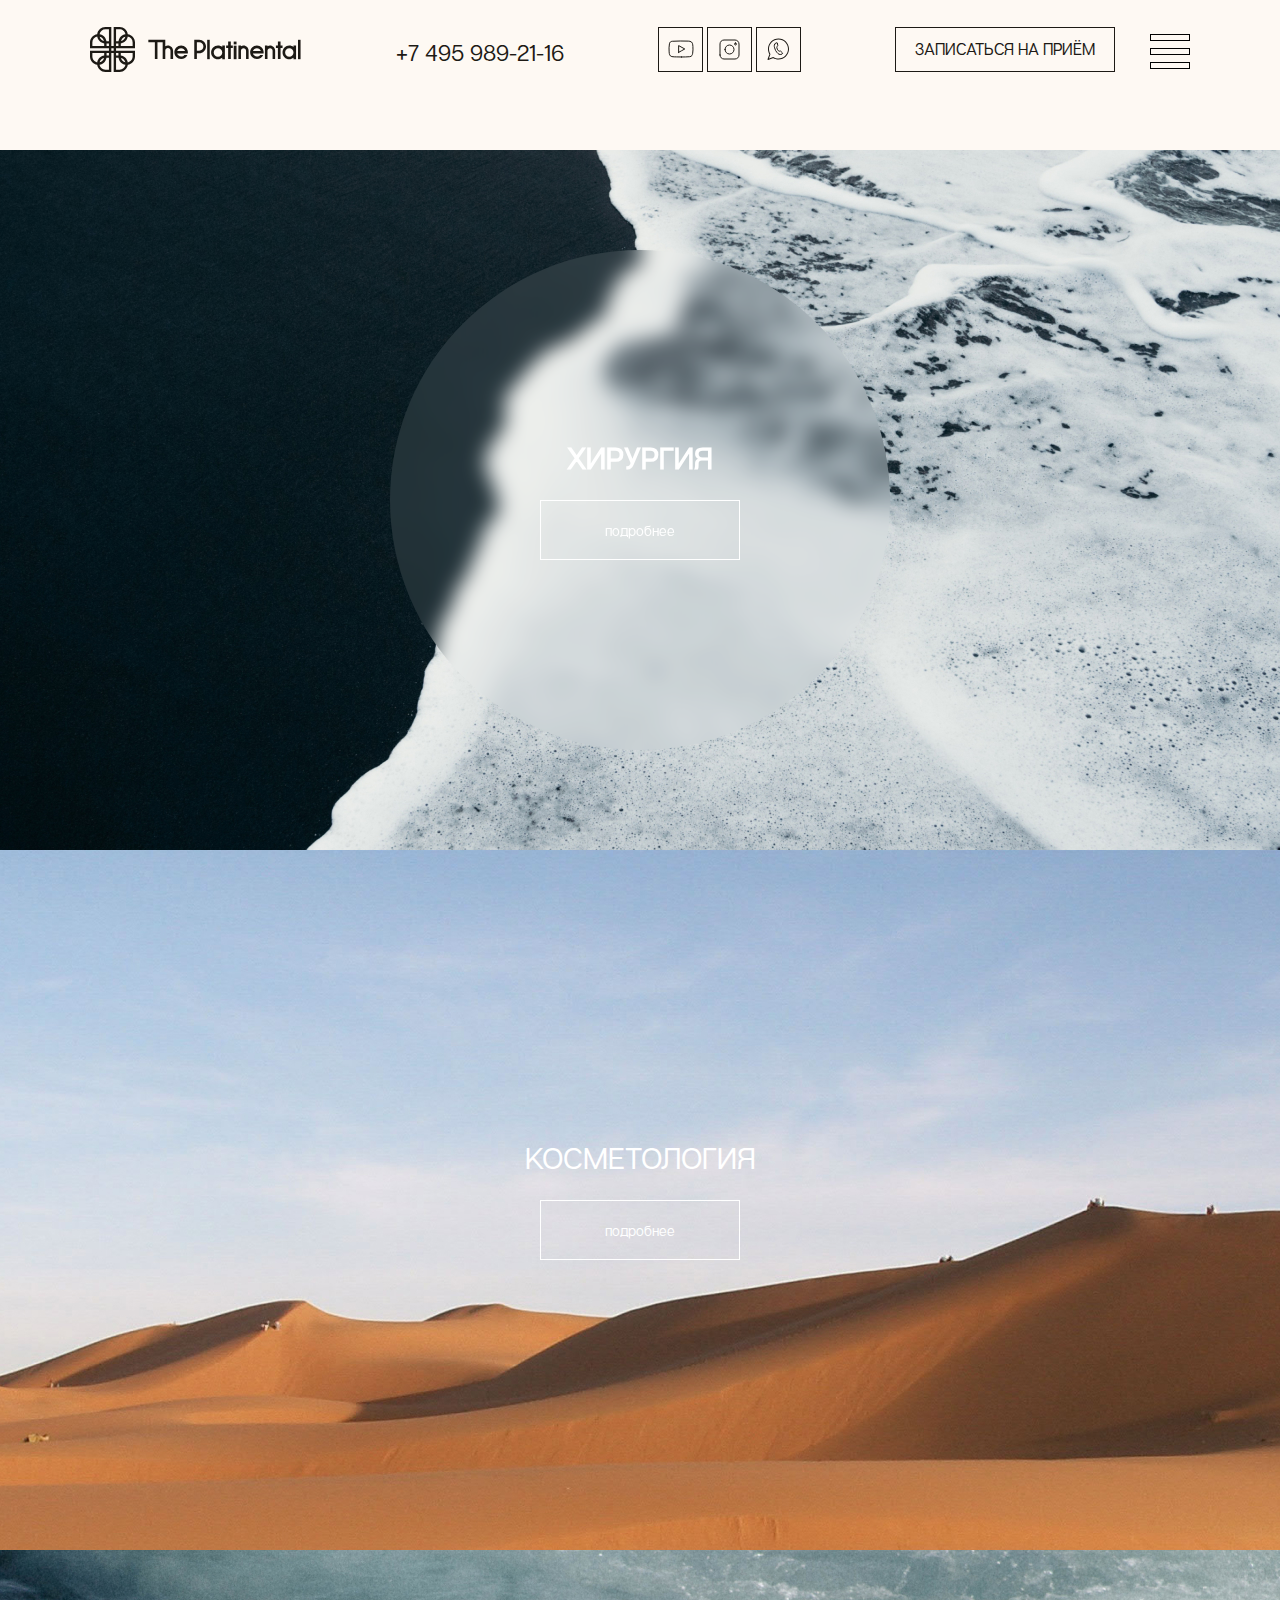
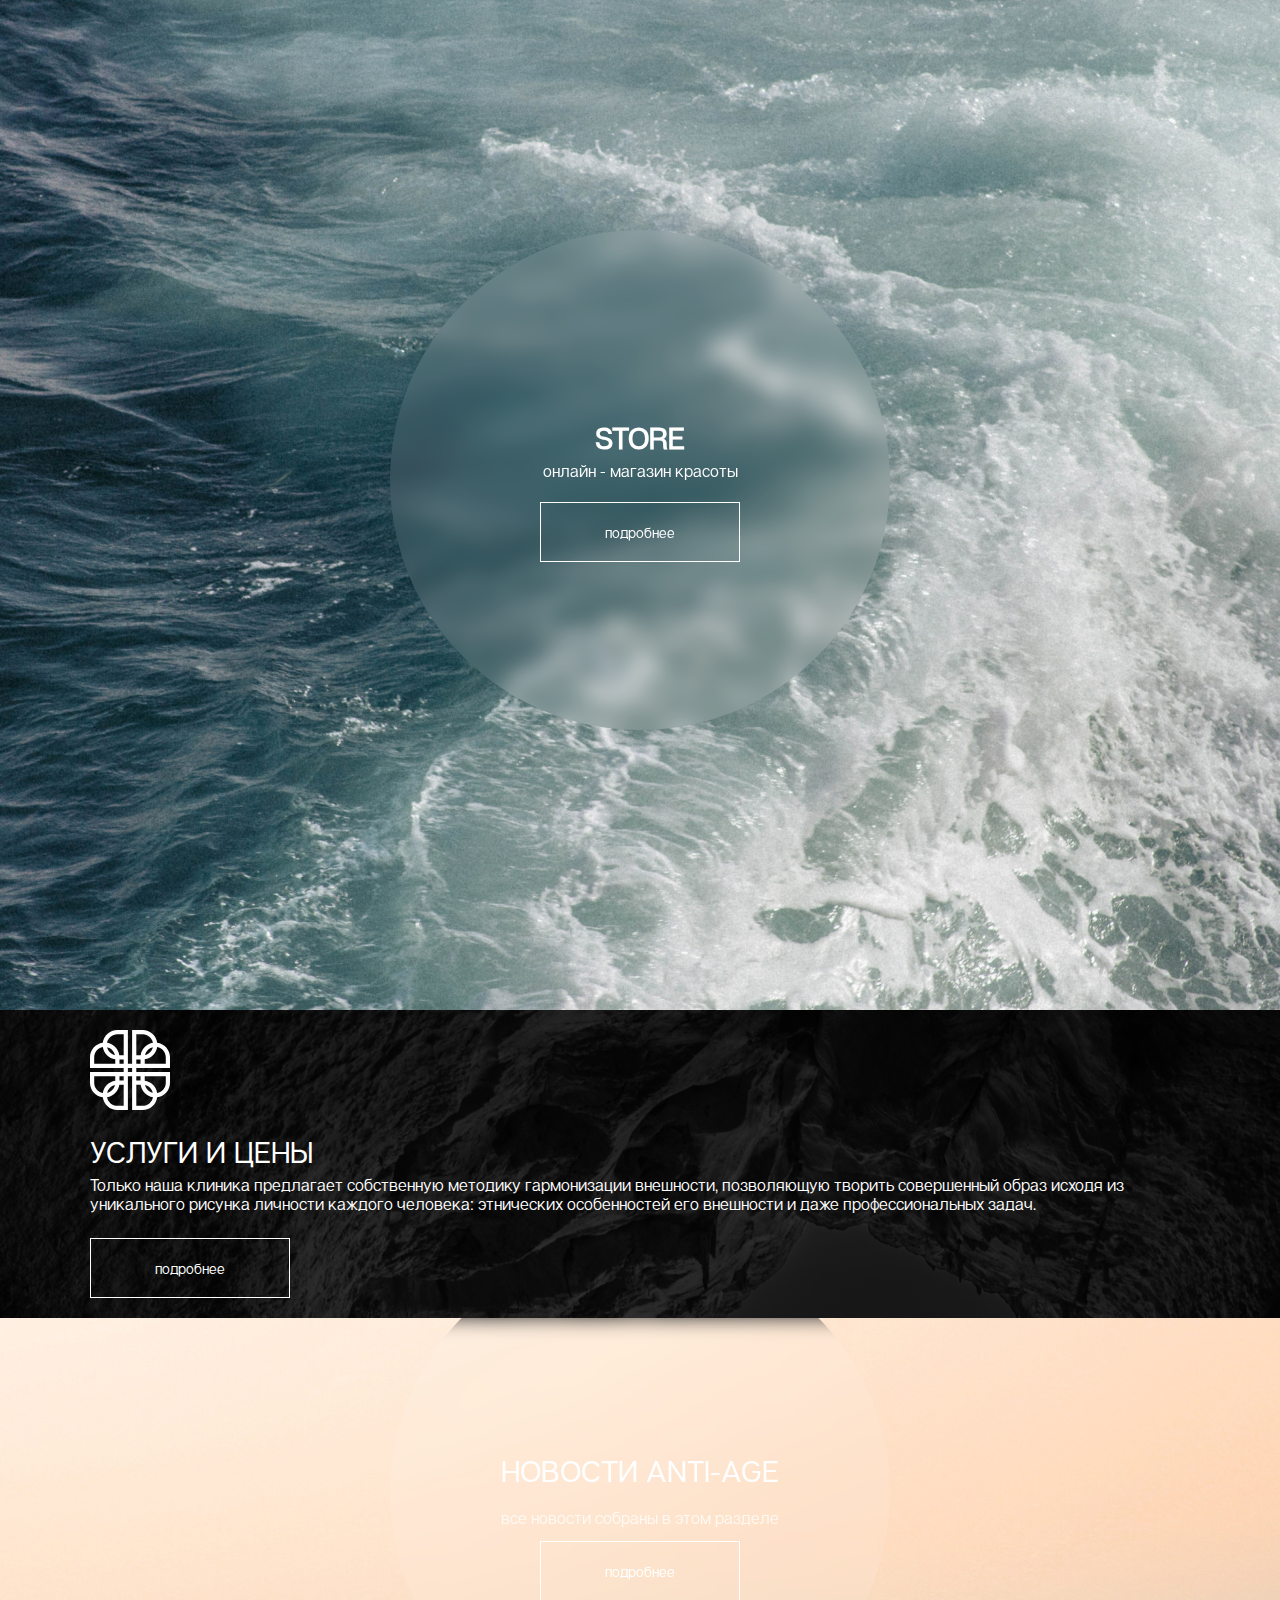
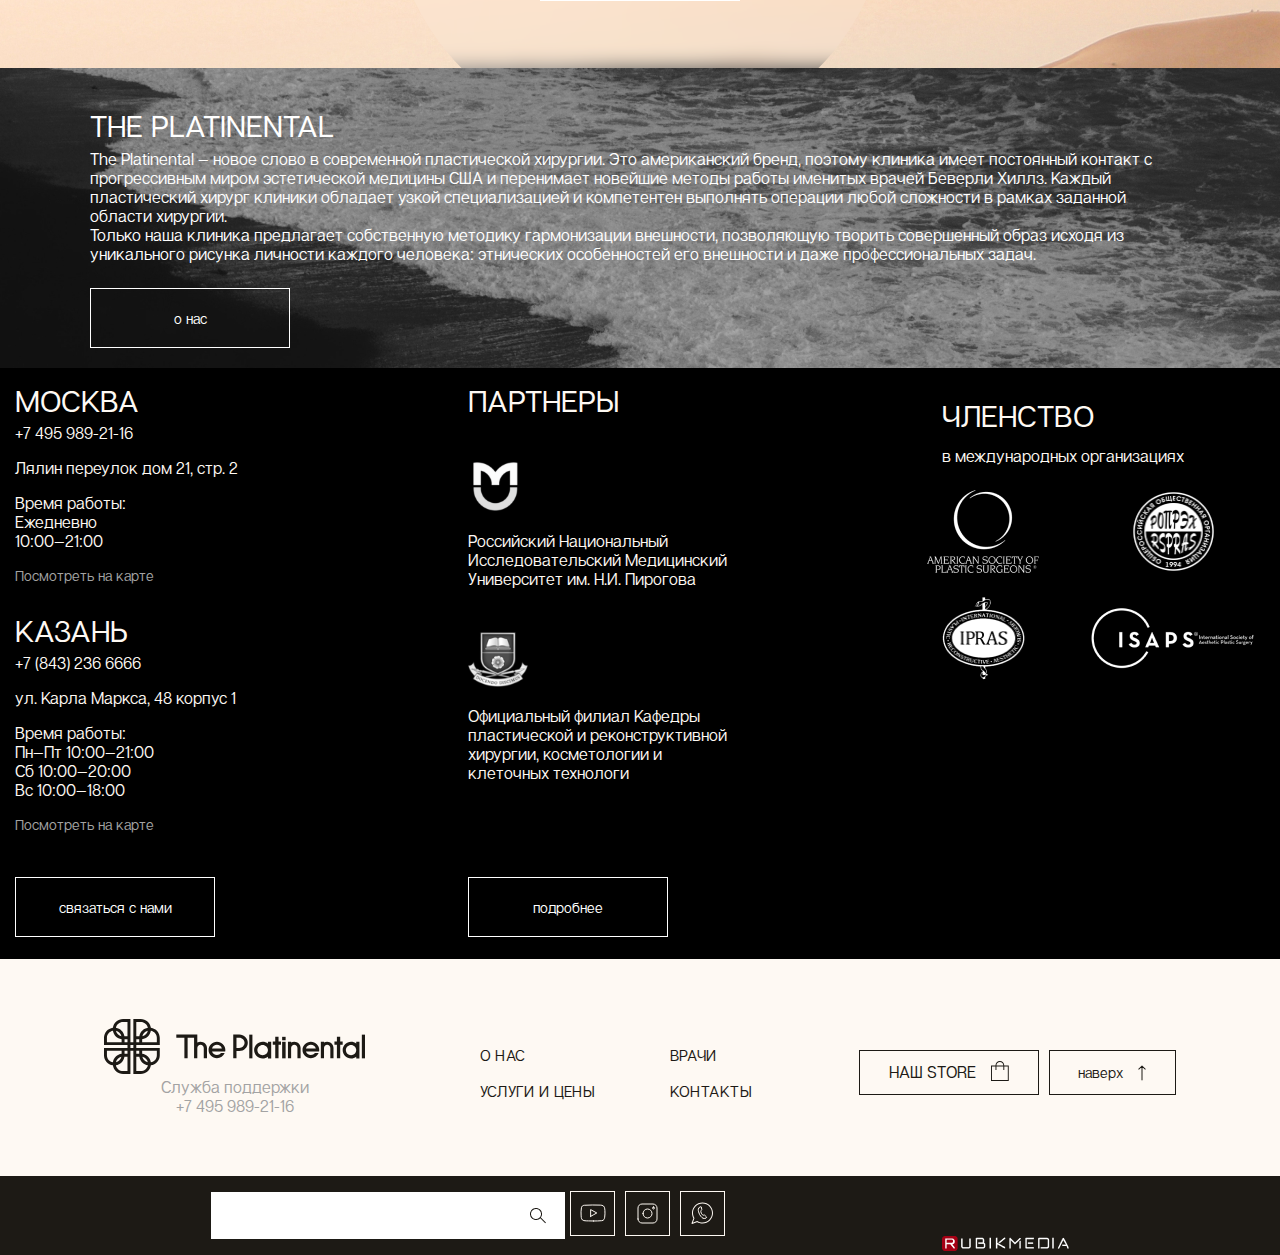
<file: index.html>
<!DOCTYPE html>
<html lang="en">
<head>
    <meta charset="UTF-8">
    <meta http-equiv="X-UA-Compatible" content="IE=edge">
    <meta name="viewport" content="width=device-width, initial-scale=1.0">
    <link rel="icon" type="image/png" href="./img/favicon.png" />
    <link rel="stylesheet" href="./css/style.css"> 
    <link rel="stylesheet" href="./css/slick.css"> 
    
    <title>Platinental</title>
</head>
<body>
    <header>
        <section class="header">
            <div class="header_contacts">
                <a href="" class="header_logo">
                    <svg xmlns="http://www.w3.org/2000/svg" width="211" height="45" viewBox="0 0 211 45" fill="none">
                        <path d="M23.6847 23.6844H23.6841H21.3159V21.3159V21.3156H23.6841H23.6847V23.6841V23.6844ZM28.421 28.421H26.053V26.0527H28.421V28.421ZM42.6317 26.0527V29.605C42.6317 32.4993 40.5431 34.9109 37.7946 35.4221C37.2358 31.8412 34.3847 29.0208 30.7895 28.5067V26.0527H42.6317ZM30.9491 30.9491C33.1353 31.4592 34.8564 33.1803 35.3665 35.3663C33.1806 34.8564 31.4594 33.135 30.9491 30.9491ZM29.6052 42.6312V42.6315H26.053V30.7895H28.507C29.021 34.3847 31.8412 37.2355 35.4224 37.7943C34.9112 40.5428 32.4993 42.6312 29.6052 42.6312ZM18.9473 28.4212H16.579V26.0527H18.9473V28.4212ZM18.9473 42.6315H15.3948C12.5005 42.6315 10.0888 40.5428 9.57764 37.7946C13.1588 37.2358 15.979 34.3849 16.4936 30.7895H18.9473V42.6315ZM14.0509 30.9493C13.5406 33.1356 11.8192 34.8567 9.63346 35.3668C10.1436 33.1806 11.865 31.4594 14.0509 30.9493ZM2.36855 29.6052L2.36855 26.0527H14.2105V28.507C10.6153 29.021 7.76392 31.8415 7.20539 35.4224C4.45743 34.9112 2.36855 32.4995 2.36855 29.6052ZM16.579 16.5793H18.9473V18.9476H16.579V16.5793ZM2.36855 18.9473L2.36855 15.395C2.36855 12.5008 4.45743 10.0893 7.20539 9.57817C7.76419 13.159 10.6153 15.9792 14.2105 16.4936V18.9473H2.36855ZM14.0509 14.0512C11.865 13.5408 10.1436 11.8197 9.63346 9.63373C11.8192 10.1438 13.5406 11.865 14.0509 14.0512ZM15.3948 2.36881V2.36855H18.9473V14.2107H16.4936C15.979 10.6153 13.159 7.76471 9.57764 7.20565C10.0888 4.45743 12.5005 2.36881 15.3948 2.36881ZM26.053 16.579H28.421V18.9476H26.053V16.579ZM26.053 2.36855L29.6052 2.36855C32.4993 2.36855 34.9112 4.45743 35.4224 7.20539C31.8412 7.76419 29.021 10.6151 28.507 14.2105H26.053V2.36855ZM30.9491 14.0509C31.4594 11.865 33.1806 10.1436 35.3665 9.63346C34.8564 11.8192 33.1353 13.5406 30.9491 14.0509ZM42.6317 15.3948L42.6317 18.9473H30.7895V16.4936C34.3847 15.979 37.2358 13.159 37.7946 9.57764C40.5431 10.0888 42.6317 12.5005 42.6317 15.3948ZM26.053 21.3156L44.9997 21.3156L45.0003 15.3948C45.0003 11.1926 41.8726 7.72318 37.819 7.18105C37.2768 3.12764 33.8074 0 29.6055 0L23.6847 0.000530243L23.6841 18.9473H21.3159L21.3159 0.000530243L15.3948 0V0.000267029C11.1927 0.000267029 7.72344 3.1279 7.18131 7.18131C3.12764 7.72344 0 11.1926 0 15.3948L0.000529167 21.3156L18.9473 21.3156V23.6844L0.000529167 23.6844L0 29.6052C0 33.8076 3.12764 37.2768 7.18131 37.819C7.72344 41.8724 11.1927 45 15.3948 45L21.3159 44.9995L21.3159 26.0527H23.6841L23.6847 44.9995L29.6055 45V44.9997C33.8074 44.9997 37.2768 41.8721 37.819 37.8187C41.8726 37.2766 45.0003 33.8076 45.0003 29.6052L44.9997 23.6844L26.053 23.6841V21.3156Z" fill="#1D1A15"/>
                        <path d="M117.183 32.189H119.734V12.7988H117.183V32.189Z" fill="#1D1A15"/>
                        <path d="M127.996 29.7273C125.645 29.7273 123.732 27.8142 123.732 25.4632C123.732 23.1118 125.645 21.1987 127.996 21.1987C130.348 21.1987 132.26 23.1118 132.26 25.4632C132.26 27.8142 130.348 29.7273 127.996 29.7273ZM132.261 18.5746V20.0554C131.087 19.1291 129.607 18.5746 127.996 18.5746C124.192 18.5746 121.108 21.6588 121.108 25.4632C121.108 29.2676 124.192 32.3518 127.996 32.3518C129.607 32.3518 131.087 31.7973 132.261 30.871V32.3518H134.885V18.5746H132.261Z" fill="#1D1A15"/>
                        <path d="M143.716 32.189H146.523V18.6669H143.716V32.189Z" fill="#1D1A15"/>
                        <path d="M143.716 17.3911H146.523V14.5846H143.716V17.3911Z" fill="#1D1A15"/>
                        <path d="M142.794 18.4042H140.804V14.4925H138.151V18.4042H136.161V21.0121H138.151V32.0967H140.804V21.0121H142.794V18.4042Z" fill="#1D1A15"/>
                        <path d="M208.01 32.189H210.561V12.7988H208.01V32.189Z" fill="#1D1A15"/>
                        <path d="M199.306 29.7273C196.999 29.7273 195.121 27.8142 195.121 25.4632C195.121 23.1118 196.999 21.1987 199.306 21.1987C201.614 21.1987 203.491 23.1118 203.491 25.4632C203.491 27.8142 201.614 29.7273 199.306 29.7273ZM203.491 18.5746V20.0554C202.34 19.1291 200.887 18.5746 199.306 18.5746C195.572 18.5746 192.545 21.6588 192.545 25.4632C192.545 29.2676 195.572 32.3518 199.306 32.3518C200.887 32.3518 202.34 31.7973 203.491 30.871V32.3518H206.067V18.5746H203.491Z" fill="#1D1A15"/>
                        <path d="M192.545 18.4042H190.555V14.4925H187.902V18.4042H185.912V21.0121H187.902V32.0967H190.555V21.0121H192.545V18.4042Z" fill="#1D1A15"/>
                        <path d="M158.612 23.7256C158.612 20.8807 156.328 18.5746 153.509 18.5746C152.58 18.5746 151.709 18.8267 150.958 19.2656V18.5746H148.407V32.0967H150.958V23.7251C150.959 22.3054 152.103 21.1501 153.509 21.1501C154.916 21.1501 156.061 22.3054 156.061 23.7256H156.061V32.0967H158.612V23.726L158.612 23.7256H158.612Z" fill="#1D1A15"/>
                        <path d="M185.146 23.7256C185.146 20.8807 182.862 18.5746 180.044 18.5746C179.114 18.5746 178.243 18.8267 177.492 19.2656V18.5746H174.941V32.0967H177.492V23.7251C177.493 22.3054 178.637 21.1501 180.044 21.1501C181.451 21.1501 182.595 22.3054 182.595 23.7256V32.0967H185.146V23.726L185.146 23.7256H185.146Z" fill="#1D1A15"/>
                        <path d="M87.1493 24.0477C87.6936 22.3685 89.2714 21.1501 91.1295 21.1501C92.9881 21.1501 94.565 22.3685 95.1097 24.0477H87.1493ZM97.7665 26.6232C97.8469 26.2061 97.8905 25.7763 97.8905 25.3356C97.8905 21.6017 94.8635 18.5746 91.1295 18.5746C87.3955 18.5746 84.3685 21.6017 84.3685 25.3356C84.3685 29.0696 87.3955 32.0967 91.1295 32.0967C93.9512 32.0967 96.3682 30.3671 97.3813 27.9111H94.4219C93.6546 28.8888 92.4656 29.5207 91.1295 29.5207C89.2714 29.5207 87.6936 28.3023 87.1493 26.6232H97.7665Z" fill="#1D1A15"/>
                        <path d="M162.924 24.0477C163.468 22.3685 165.046 21.1501 166.904 21.1501C168.763 21.1501 170.34 22.3685 170.884 24.0477H162.924ZM173.541 26.6232C173.622 26.2061 173.665 25.7763 173.665 25.3356C173.665 21.6017 170.638 18.5746 166.904 18.5746C163.17 18.5746 160.143 21.6017 160.143 25.3356C160.143 29.0696 163.17 32.0967 166.904 32.0967C169.726 32.0967 172.143 30.3671 173.156 27.9111H170.196C169.429 28.8888 168.24 29.5207 166.904 29.5207C165.046 29.5207 163.468 28.3023 162.924 26.6232H173.541Z" fill="#1D1A15"/>
                        <path d="M83.0928 23.694C83.0928 20.8384 80.7604 18.5236 77.8825 18.5236C76.9336 18.5236 76.044 18.7767 75.2776 19.2172V12.7065L58.3448 12.7065V15.2922H64.8574V32.0967H67.4623V15.2922H72.6722V32.0967H75.2776V23.6935C75.2776 22.2684 76.4465 21.1088 77.8825 21.1088C79.3189 21.1088 80.4874 22.2684 80.4874 23.694V32.0967H83.0928V23.6944L83.0919 23.694H83.0928Z" fill="#1D1A15"/>
                        <path d="M109.159 23.694H106.877V15.2922H109.163C111.498 15.2945 113.397 17.1778 113.397 19.4931C113.397 21.8092 111.496 23.694 109.159 23.694ZM109.159 12.7065H104.269V32.0967H106.877V26.2796H109.159C112.94 26.2796 116.005 23.2411 116.005 19.4931C116.005 15.745 112.94 12.7065 109.159 12.7065Z" fill="#1D1A15"/>
                    </svg>
                </a>
                <a href="tel:+74959892116" class="header_phone">+7 495 989-21-16</a>
                <div class="header_social_icon">
                    <a href="#" class="header_social_icon_link">
                        <svg xmlns="http://www.w3.org/2000/svg" width="45" height="45" viewBox="0 0 45 45" fill="none">
                            <path d="M23.5317 29.979L18.6078 29.8922C17.0136 29.862 15.4154 29.9224 13.8524 29.6091C11.4748 29.1409 11.3063 26.8456 11.1301 24.9203C10.8872 22.2135 10.9812 19.4576 11.4395 16.7735C11.6983 15.2674 12.7165 14.3686 14.2911 14.2709C19.6067 13.9159 24.9576 13.958 30.2614 14.1236C30.8216 14.1388 31.3856 14.2217 31.9379 14.3162C34.6643 14.7768 34.7308 17.3778 34.9076 19.5675C35.0838 21.7797 35.0094 24.0033 34.6725 26.2005C34.4022 28.0196 33.8851 29.5452 31.7028 29.6925C28.9686 29.8851 26.2971 30.0401 23.5552 29.9907C23.5553 29.979 23.5395 29.979 23.5317 29.979ZM20.6369 25.3734C22.6974 24.2332 24.7186 23.112 26.7673 21.9795C24.703 20.8393 22.6857 19.7181 20.6369 18.5856V25.3734Z" stroke="#1D1A15" stroke-linecap="round" stroke-linejoin="round"/>
                            <rect x="0.5" y="0.5" width="44" height="44" stroke="#1D1A15"/>
                        </svg>
                    </a>
                    <a href="#" class="header_social_icon_link">
                        <svg xmlns="http://www.w3.org/2000/svg" width="45" height="45" viewBox="0 0 45 45" fill="none">
                            <path d="M13 28V17C13 14.7909 14.7909 13 17 13H28C30.2091 13 32 14.7909 32 17V28C32 30.2091 30.2091 32 28 32H17C14.7909 32 13 30.2091 13 28Z" stroke="#1D1A15" stroke-linecap="round" stroke-linejoin="round"/>
                            <path d="M28.5 16C29.0523 16 29.5 16.4477 29.5 17C29.5 17.5523 29.0523 18 28.5 18C27.9477 18 27.5 17.5523 27.5 17C27.5 16.4477 27.9477 16 28.5 16Z" stroke="#1D1A15" stroke-linecap="round" stroke-linejoin="round"/>
                            <path d="M18 22.5C18 24.9853 20.0147 27 22.5 27C24.9853 27 27 24.9853 27 22.5C27 20.0147 24.9853 18 22.5 18C20.0147 18 18 20.0147 18 22.5Z" stroke="#1D1A15" stroke-linecap="round" stroke-linejoin="round"/>
                            <rect x="0.5" y="0.5" width="44" height="44" stroke="#1D1A15"/>
                        </svg>
                    </a>
                    <a href="#" class="header_social_icon_link">
                        <svg xmlns="http://www.w3.org/2000/svg" width="45" height="45" viewBox="0 0 45 45" fill="none">
                            <rect x="0.5" y="0.5" width="44" height="44" stroke="#1D1A15"/>
                            <path d="M18.7765 17.1391L19.2265 16.5174C19.6826 15.8873 20.4907 15.6197 21.2327 15.8531C21.298 15.8737 21.3461 15.9293 21.3569 15.9969L21.7687 18.5671C21.811 18.831 21.6796 19.0925 21.4425 19.2161C20.9041 19.4968 20.6475 20.1257 20.8359 20.703L21.3085 22.151C21.4041 22.4438 21.5521 22.7168 21.7453 22.9567L22.3987 23.768C22.7787 24.2398 23.4389 24.3779 23.9761 24.0978C24.2187 23.9713 24.5149 24.0142 24.7116 24.2043L26.5757 26.0062C26.6249 26.0538 26.643 26.1251 26.6225 26.1904C26.389 26.9324 25.707 27.4418 24.9293 27.455L24.1349 27.4684C23.3328 27.482 22.5606 27.1639 22.001 26.5891L21.3119 25.8813C19.9554 24.4882 19.017 22.7425 18.6034 20.8426L18.2967 19.434C18.1229 18.6356 18.2974 17.801 18.7765 17.1391Z" stroke="#1D1A15" stroke-linecap="round" stroke-linejoin="round"/>
                            <path d="M13.9383 27.1698L14.4082 27.3406C14.4599 27.1984 14.4444 27.0404 14.366 26.9109L13.9383 27.1698ZM12 32.5L11.5301 32.3291C11.4637 32.5117 11.5091 32.7162 11.6464 32.8536C11.7838 32.9909 11.9883 33.0363 12.1709 32.9699L12 32.5ZM17.3302 30.5617L17.5891 30.134C17.4596 30.0556 17.3016 30.0401 17.1594 30.0918L17.3302 30.5617ZM32 22C32 27.2467 27.7467 31.5 22.5 31.5V32.5C28.299 32.5 33 27.799 33 22H32ZM22.5 12.5C27.7467 12.5 32 16.7533 32 22H33C33 16.201 28.299 11.5 22.5 11.5V12.5ZM13 22C13 16.7533 17.2533 12.5 22.5 12.5V11.5C16.701 11.5 12 16.201 12 22H13ZM14.366 26.9109C13.4991 25.4782 13 23.7982 13 22H12C12 23.9857 12.5517 25.8442 13.5105 27.4286L14.366 26.9109ZM12.4699 32.6709L14.4082 27.3406L13.4684 26.9989L11.5301 32.3291L12.4699 32.6709ZM17.1594 30.0918L11.8291 32.0301L12.1709 32.9699L17.5011 31.0316L17.1594 30.0918ZM22.5 31.5C20.7018 31.5 19.0218 31.0009 17.5891 30.134L17.0714 30.9895C18.6558 31.9483 20.5143 32.5 22.5 32.5V31.5Z" fill="#1D1A15"/>
                        </svg>
                    </a>
                </div>
                <div class="button_burger">
                    <button id="feed_btn" class="header_button" onclick="ff();">записаться на приём</button>
                    <div class="menu-burger__header">
                        <span></span>
                    </div>
                </div>
            </div>
            <div class="header_navigation">
                <a href="" class="header_link">о нас</a>
                <a href="./pages/service.html" class="header_link">услуги и цены</a>
                <a href="" class="header_link">store</a>
                <a href="" class="header_link">Новости Анти-age</a>
                <a href="./pages/doctor.html" class="header_link">врачи</a>
                <a href="" class="header_link">Контакты</a>
            </div>
        </section>
    </header>

    <main>
        <section class="chirurgery_wrp slave">
            <div class="chirurgery_wrapper">
                <div class="chirurgery">
                    <h1 class="chirurgery_tite">Хирургия</h1>
                    <form class="chirurgery_form" action="./pages/service.html">
                        <button class="index_btn">подробнее</button>
                    </form>
                </div>
            </div>
        </section>
        <section class="cosmetology_wrp slave">
            <div class="cosmetology_wrapper">
                <h1 class="cosmetology_title">Косметология</h1>
                <form action="./pages/service.html" class="cosmetology_form">
                    <button class="index_btn">подробнее</button>
                </form>
            </div>
        </section>
        <section class="about_wrp">
            <div class="about_wrp_1">
                <div class="about_wrp_2">
                    <div class="about_wrp_3">
                        <div class="about_txt_wrp">
                            <h1 class="about_txt_title">врачи</h1>
                            <p class="about_txt_text">Клиника The Platinental собрала самых востребованных специалистов в своей области. Узнайте подробнее о нашей звездной команде, свяжитесь с любым специалистом напрямую, или запишитесь к нам на прием.
                                График работы врачей - по факту записи пациентов на прием.</p>
                            <form action="./pages/doctor.html">
                                <button class="index_btn">подробнее</button>
                            </form>
                        </div>
                    </div>
                </div>
            </div>    
            <div class="about_wrapper">
                <div class="about_slider_item_1">
                    <div class="about_cart_name_1">
                        <h1 class="cart_name_1">АННА СМИРНОВА</h1>
                        <h2 class="cart_desc">Дерматолог, косметолог</h2>
                        <button id="feed_btn" class="cart_btn" onclick="ff();">записаться на приём</button>
                    </div>
                </div>
                <div class="about_slider_item_2">
                    <div class="about_cart_name_1">
                        <h1 class="cart_name_1">Андрей искорнев</h1>
                        <h2 class="cart_desc">Пластический хирург,<br> главный врач THE PLATINENTAL</h2>
                        <button id="feed_btn" class="cart_btn" onclick="ff();">записаться на приём</button>
                    </div>
                </div>
                <div class="about_slider_item_3">
                    <div class="about_cart_name_1">
                        <h1 class="cart_name_1">эльмира балтачеева</h1>
                        <h2 class="cart_desc">Дерматолог, косметолог</h2>
                        <button id="feed_btn" class="cart_btn" onclick="ff();">записаться на приём</button>
                    </div>
                </div>
                <div class="about_slider_item_4">
                    <div class="about_cart_name_1">
                        <h1 class="cart_name_1">мхитар мелоян</h1>
                        <h2 class="cart_desc">Пластический хирург</h2>
                        <button id="feed_btn" class="cart_btn" onclick="ff();">записаться на приём</button>
                    </div>
                </div>
                <div class="about_slider_item_1">
                    <div class="about_cart_name_1">
                        <h1 class="cart_name_1">АННА СМИРНОВА</h1>
                        <h2 class="cart_desc">Дерматолог, косметолог</h2>
                        <button id="feed_btn" class="cart_btn" onclick="ff();">записаться на приём</button>
                    </div>
                </div>
                <div class="about_slider_item_2">
                    <div class="about_cart_name_1">
                        <h1 class="cart_name_1">Андрей искорнев</h1>
                        <h2 class="cart_desc">Пластический хирург,<br> главный врач THE PLATINENTAL</h2>
                        <button id="feed_btn" class="cart_btn" onclick="ff();">записаться на приём</button>
                    </div>
                </div>
                <div class="about_slider_item_3">
                    <div class="about_cart_name_1">
                        <h1 class="cart_name_1">эльмира балтачеева</h1>
                        <h2 class="cart_desc">Дерматолог, косметолог</h2>
                        <button id="feed_btn" class="cart_btn" onclick="ff();">записаться на приём</button>
                    </div>
                </div>
                <div class="about_slider_item_4">
                    <div class="about_cart_name_1">
                        <h1 class="cart_name_1">мхитар мелоян</h1>
                        <h2 class="cart_desc">Пластический хирург</h2>
                        <button id="feed_btn" class="cart_btn" onclick="ff();">записаться на приём</button>
                    </div>
                </div>
            </div>
        </section>
        <section class="store_wrp slave">
            <div class="store_wrapper">
                <div class="store">
                    <h1 class="store_tite">store</h1>
                    <h2 class="store_txt">онлайн - магазин красоты</h2>
                    <form class="store_form" action="#">
                        <button class="index_btn">подробнее</button>
                    </form>
                </div>
            </div>
        </section>
        <section class="service_wrp slave">
            <div class="service_wrapper">
                <svg xmlns="http://www.w3.org/2000/svg" width="80" height="80" viewBox="0 0 80 80" fill="none">
                    <path d="M42.1058 42.1053H42.1049H37.8946V37.8946V37.8941H42.1049H42.1058V42.1049V42.1053ZM50.5259 50.5259H46.3161V46.3156H50.5259V50.5259ZM75.7893 46.3156V52.6307C75.7893 57.7761 72.0762 62.0635 67.19 62.9722C66.1966 56.6063 61.1279 51.5922 54.7366 50.6783V46.3156H75.7893ZM55.0202 55.0202C58.9069 55.9271 61.9666 58.9868 62.8735 62.873C58.9873 61.9666 55.9276 58.9064 55.0202 55.0202ZM52.6312 75.7883V75.7888H46.3161V54.7366H50.6787C51.5927 61.1279 56.6063 66.1961 62.9727 67.1895C62.064 72.0757 57.7761 75.7883 52.6312 75.7883ZM33.6839 50.5263H29.4737V46.3156H33.6839V50.5263ZM33.6839 75.7888H27.3683C22.223 75.7888 17.9356 72.0757 17.0268 67.19C23.3932 66.1966 28.4069 61.1284 29.3217 54.7366H33.6839V75.7888ZM24.9793 55.0207C24.072 58.9073 21.0118 61.9671 17.1261 62.8739C18.0329 58.9873 21.0931 55.9275 24.9793 55.0207ZM4.21072 52.6312L4.21072 46.3156H25.2629V50.6787C18.8716 51.5926 13.8024 56.6068 12.8095 62.9727C7.92427 62.064 4.21072 57.7766 4.21072 52.6312ZM29.4737 29.4741H33.6839V33.6844H29.4737V29.4741ZM4.21072 33.6839L4.21072 27.3688C4.21072 22.2234 7.92427 17.9365 12.8095 17.0277C13.8029 23.3937 18.8716 28.4073 25.2629 29.3217V33.6839H4.21072ZM24.9793 24.9798C21.0931 24.0724 18.0329 21.0127 17.1261 17.1265C21.0118 18.0334 24.072 21.0931 24.9793 24.9798ZM27.3683 4.21117V4.21071H33.6839V25.2634H29.3217C28.4069 18.8716 23.3937 13.8038 17.0268 12.81C17.9356 7.92425 22.223 4.21117 27.3683 4.21117ZM46.3161 29.4736H50.5259V33.6844H46.3161V29.4736ZM46.3161 4.21071H52.6312C57.7761 4.21071 62.064 7.92426 62.9727 12.8095C56.6063 13.8029 51.5927 18.8711 50.6787 25.2629H46.3161V4.21071ZM55.0202 24.9793C55.9276 21.0931 58.9873 18.0329 62.8735 17.126C61.9666 21.0117 58.9069 24.0719 55.0202 24.9793ZM75.7893 27.3683V33.6839H54.7366V29.3217C61.1279 28.4069 66.1966 23.3937 67.19 17.0268C72.0762 17.9355 75.7893 22.2229 75.7893 27.3683ZM46.3161 37.8941H79.9991L80 27.3683C80 19.8979 74.4398 13.73 67.2333 12.7662C66.2695 5.5602 60.1016 -2.28882e-05 52.6317 -2.28882e-05L42.1058 0.000923157L42.1049 33.6839H37.8946V0.000923157L27.3683 -2.28882e-05V0.000457764C19.8979 0.000457764 13.7305 5.56066 12.7667 12.7667C5.56021 13.7305 0 19.8979 0 27.3683L0.000940735 37.8941L33.6839 37.8941V42.1053L0.000940735 42.1053L0 52.6312C0 60.1021 5.56021 66.2695 12.7667 67.2333C13.7305 74.4393 19.8979 79.9995 27.3683 79.9995L37.8946 79.9986L37.8946 46.3156H42.1049L42.1058 79.9986L52.6317 79.9995V79.999C60.1016 79.999 66.2695 74.4388 67.2333 67.2328C74.4398 66.269 80 60.1021 80 52.6312L79.9991 42.1053L46.3161 42.1049V37.8941Z" fill="white"/>
                </svg>
                <h1 class="service_title">услуги и цены</h1>
                <p class="service_txt">Только наша клиника предлагает собственную методику гармонизации внешности, позволяющую творить совершенный образ исходя из уникального рисунка личности каждого человека: этнических особенностей его внешности и даже профессиональных задач.</p>
                <form class="service_form" action="#">
                    <button class="index_btn">подробнее</button>
                </form>
            </div>
        </section>
        <section class="news_wrp slave">
            <div class="news_wrapper">
                <div class="news">
                    <h1 class="news_tite">Новости anti-age</h1>
                    <h2 class="news_txt">все новости собраны в этом разделе</h2>
                    <form class="news_form" action="#">
                        <button class="index_btn">подробнее</button>
                    </form>
                </div>
            </div>
        </section>
        <section class="platinental_wrp slave">
            <div class="platinental_wrapper">
                <h1 class="service_title">The Platinental</h1>
                <p class="service_txt">The Platinental — новое слово в современной пластической хирургии. Это американский бренд, поэтому клиника имеет постоянный контакт с прогрессивным миром эстетической медицины США и перенимает новейшие методы работы именитых врачей Беверли Хиллз. Каждый пластический хирург клиники обладает узкой специализацией и компетентен выполнять операции любой сложности в рамках заданной области хирургии.</p>
                <p class="service_txt">Только наша клиника предлагает собственную методику гармонизации внешности, позволяющую творить совершенный образ исходя из уникального рисунка личности каждого человека: этнических особенностей его внешности и даже профессиональных задач.</p>
                <form class="service_form" action="#">
                    <button class="index_btn">о нас</button>
                </form>
            </div>
        </section>
        <section class="contacts_wrp">
            <div class="contacts_wrapper">
                <div class="address">
                    <div class="address_cart">
                        <h1 class="address_title">Москва</h1>
                        <a href="tel:+74959892116" class="address_number">+7 495 989-21-16</a>
                        <p class="address_address">Лялин переулок дом 21, стр. 2</p>
                        <p class="address_time">Время работы: <br> Ежедневно <br> 10:00—21:00</p>
                        <a href="#" class="map_show">Посмотреть на карте</a>
                    </div>
                    <div class="address_cart">
                        <h1 class="address_title">Казань</h1>
                        <a href="tel:+78432366666" class="address_number">+7 (843) 236 6666</a>
                        <p class="address_address">ул. Карла Маркса, 48 корпус 1 </p>
                        <p class="address_time">Время работы: <br> Пн—Пт 10:00—21:00 <br> Сб 10:00—20:00 <br> Вс 10:00—18:00</p>
                        <a href="#" class="map_show">Посмотреть на карте</a>
                    </div>
                    <form class="address_form" action="#">
                        <button class="index_btn">связаться с нами</button>
                    </form>
                </div>
                <div class="partners">
                    <h1 class="partners_title">Партнеры</h1>
                    <div class="partners_cart">
                        <svg xmlns="http://www.w3.org/2000/svg" xmlns:xlink="http://www.w3.org/1999/xlink" width="55" height="50" viewBox="0 0 55 50" fill="none">
                            <rect width="55" height="50" fill="url(#pattern0)"/>
                            <defs>
                            <pattern id="pattern0" patternContentUnits="objectBoundingBox" width="1" height="1">
                            <use xlink:href="#image0" transform="translate(0.0916667) scale(0.0123737 0.0136111)"/>
                            </pattern>
                            <image id="image0" width="66" height="72" xlink:href="[data-uri]"/>
                            </defs>
                        </svg>
                        <p class="partners_txt">Российский Национальный Исследовательский Медицинский Университет им. Н.И. Пирогова</p>
                    </div>
                    <div class="partners_cart">
                        <img src="./img/kafedra.svg" alt="kafedra">
                        <p class="partners_txt">Официальный филиал Кафедры пластической и реконструктивной хирургии, косметологии и клеточных технологи</p>
                    </div>
                    <form class="partners_form" action="#">
                        <button class="index_btn">подробнее</button>
                    </form>
                </div>
                <div class="members">
                    <h1 class="members_title">Членство</h1>
                    <h2 class="members_txt">в международных организациях</h2>
                    <div class="members_items_wrp">
                        <div class="members_items">
                            <img src="./img/members_1.png" alt="" class="members_logo" width="112" height="83">
                            <img src="./img/members_3.png" alt="" class="members_logo" width="83" height="83">
                        </div>
                        <div class="members_items">
                            <img src="./img/members_2.png" alt="" class="members_logo" width="85" height="83">
                            <img src="./img/members_4.png" alt="" class="members_logo" width="168" height="82">
                        </div>
                    </div>
                </div>
            </div>
        </section>
    </main>
    <div id="map" class="map"></div>
    <footer>
        <section class="footer_wrp">
            <div class="footer_wrapper">
                <div class="footet_logo">
                    <a href="" class="footer_logo_link">
                        <svg xmlns="http://www.w3.org/2000/svg" width="261" height="55" viewBox="0 0 261 55" fill="none">
                            <path d="M29.3582 28.9476H29.3575H26.4219V26.0527V26.0524H29.3575H29.3582V28.9473V28.9476ZM35.229 34.7367H32.2938V31.8422H35.229V34.7367ZM52.8438 31.8422V36.1839C52.8438 39.7213 50.2549 42.6689 46.848 43.2937C46.1554 38.9171 42.6213 35.4698 38.1649 34.8415V31.8422L52.8438 31.8422ZM38.3627 37.8266C41.0726 38.4501 43.206 40.5537 43.8383 43.2254C41.1287 42.6023 38.9953 40.4984 38.3627 37.8266ZM36.697 52.1048V52.1051H32.2938V37.6316H35.3356C35.9728 42.0257 39.4686 45.5101 43.9075 46.1931C43.2739 49.5524 40.2842 52.1048 36.697 52.1048ZM23.486 34.7371H20.5504V31.8422H23.486V34.7371ZM23.486 52.1051H19.0825C15.4949 52.1051 12.5055 49.5524 11.8719 46.1934C16.3109 45.5104 19.8066 42.026 20.4445 37.6316H23.486L23.486 52.1051ZM17.4167 37.827C16.7841 40.499 14.6504 42.6026 11.9411 43.2261C12.5734 40.554 14.7071 38.4504 17.4167 37.827ZM2.93591 36.1842L2.93591 31.8422L17.6145 31.8422V34.8418C13.1582 35.4702 9.62371 38.9174 8.93139 43.294C5.52517 42.6692 2.93591 39.7216 2.93591 36.1842ZM20.5504 20.2636H23.486V23.1581H20.5504V20.2636ZM2.93591 23.1578L2.93591 18.8161C2.93591 15.2787 5.52517 12.3314 8.93139 11.7066C9.62404 16.0833 13.1582 19.5302 17.6145 20.1588V23.1578L2.93591 23.1578ZM17.4167 17.1737C14.7071 16.5499 12.5734 14.4463 11.9411 11.7746C14.6504 12.398 16.7841 14.5016 17.4167 17.1737ZM19.0825 2.89521V2.89489H23.486L23.486 17.3687H20.4445C19.8066 12.9743 16.3112 9.49021 11.8719 8.80691C12.5055 5.44797 15.4949 2.89521 19.0825 2.89521ZM32.2938 20.2633H35.229V23.1581H32.2938V20.2633ZM32.2938 2.89489H36.697C40.2842 2.89489 43.2739 5.44797 43.9075 8.80658C39.4686 9.48956 35.9728 12.974 35.3356 17.3684H32.2938V2.89489ZM38.3627 17.1734C38.9953 14.5016 41.1287 12.3977 43.8383 11.7742C43.206 14.4457 41.0726 16.5496 38.3627 17.1734ZM52.8438 18.8158V23.1578L38.1649 23.1578V20.1588C42.6213 19.5298 46.1554 16.0833 46.848 11.706C50.2549 12.3308 52.8438 15.2784 52.8438 18.8158ZM32.2938 26.0524L55.7791 26.0524L55.7798 18.8158C55.7798 13.6799 51.9029 9.43944 46.8782 8.77684C46.2062 3.82267 41.9057 0 36.6973 0L29.3582 0.000648499L29.3575 23.1578H26.4219L26.4219 0.000648499L19.0825 0V0.000328064C13.8738 0.000328064 9.57354 3.82299 8.90154 8.77716C3.87684 9.43976 0 13.6799 0 18.8158L0.000655925 26.0524L23.486 26.0524V28.9476L0.000655925 28.9476L0 36.1842C0 41.3204 3.87684 45.5606 8.90154 46.2232C9.57354 51.1773 13.8738 55 19.0825 55L26.4219 54.9994L26.4219 31.8422H29.3575L29.3582 54.9994L36.6973 55V54.9997C41.9057 54.9997 46.2062 51.177 46.8782 46.2228C51.9029 45.5602 55.7798 41.3204 55.7798 36.1842L55.7791 28.9476L32.2938 28.9473L32.2938 26.0524Z" fill="#1D1A15"/>
                            <path d="M145.253 39.3418H148.415V15.6427H145.253V39.3418Z" fill="#1D1A15"/>
                            <path d="M158.657 36.333C155.743 36.333 153.371 33.9948 153.371 31.1214C153.371 28.2474 155.743 25.9092 158.657 25.9092C161.572 25.9092 163.942 28.2474 163.942 31.1214C163.942 33.9948 161.572 36.333 158.657 36.333ZM163.943 22.702V24.5118C162.488 23.3797 160.653 22.702 158.657 22.702C153.941 22.702 150.118 26.4715 150.118 31.1214C150.118 35.7712 153.941 39.5408 158.657 39.5408C160.653 39.5408 162.488 38.863 163.943 37.731V39.5408H167.196V22.702L163.943 22.702Z" fill="#1D1A15"/>
                            <path d="M178.143 39.3418H181.621V22.8148H178.143V39.3418Z" fill="#1D1A15"/>
                            <path d="M178.143 21.2556H181.621V17.8255H178.143V21.2556Z" fill="#1D1A15"/>
                            <path d="M176.999 22.4937H174.532V17.7127H171.244V22.4937H168.777V25.6812H171.244V39.229H174.532V25.6812H176.999V22.4937Z" fill="#1D1A15"/>
                            <path d="M257.837 39.3418H261V15.6427H257.837V39.3418Z" fill="#1D1A15"/>
                            <path d="M247.048 36.333C244.188 36.333 241.861 33.9948 241.861 31.1214C241.861 28.2474 244.188 25.9092 247.048 25.9092C249.908 25.9092 252.236 28.2474 252.236 31.1214C252.236 33.9948 249.908 36.333 247.048 36.333ZM252.236 22.702V24.5118C250.809 23.3797 249.007 22.702 247.048 22.702C242.42 22.702 238.668 26.4715 238.668 31.1214C238.668 35.7712 242.42 39.5408 247.048 39.5408C249.007 39.5408 250.809 38.863 252.236 37.731V39.5408H255.429V22.702L252.236 22.702Z" fill="#1D1A15"/>
                            <path d="M238.668 22.4937H236.201V17.7127H232.912V22.4937H230.445V25.6812H232.912V39.229H236.201V25.6812H238.668V22.4937Z" fill="#1D1A15"/>
                            <path d="M196.607 28.9976C196.607 25.5206 193.775 22.702 190.281 22.702C189.129 22.702 188.049 23.0102 187.119 23.5466V22.702H183.957V39.229H187.119V28.9971C187.12 27.2619 188.538 25.8498 190.281 25.8498C192.025 25.8498 193.444 27.2619 193.444 28.9976H193.444V39.229H196.607V28.9982L196.606 28.9976H196.607Z" fill="#1D1A15"/>
                            <path d="M229.497 28.9976C229.497 25.5206 226.665 22.702 223.172 22.702C222.019 22.702 220.94 23.0102 220.009 23.5466V22.702H216.847V39.229H220.009V28.9971C220.009 27.2619 221.428 25.8498 223.172 25.8498C224.916 25.8498 226.334 27.2619 226.334 28.9976V39.229H229.497V28.9982L229.496 28.9976H229.497Z" fill="#1D1A15"/>
                            <path d="M108.025 29.3913C108.7 27.3391 110.656 25.8498 112.959 25.8498C115.263 25.8498 117.217 27.3391 117.892 29.3913H108.025ZM121.186 32.5391C121.285 32.0294 121.339 31.5041 121.339 30.9655C121.339 26.4018 117.587 22.702 112.959 22.702C108.33 22.702 104.578 26.4018 104.578 30.9655C104.578 35.5293 108.33 39.229 112.959 39.229C116.456 39.229 119.452 37.1151 120.708 34.1133H117.04C116.089 35.3083 114.615 36.0806 112.959 36.0806C110.656 36.0806 108.7 34.5914 108.025 32.5391H121.186Z" fill="#1D1A15"/>
                            <path d="M201.951 29.3913C202.626 27.3391 204.581 25.8498 206.885 25.8498C209.188 25.8498 211.144 27.3391 211.818 29.3913H201.951ZM215.112 32.5391C215.211 32.0294 215.265 31.5041 215.265 30.9655C215.265 26.4018 211.513 22.702 206.885 22.702C202.256 22.702 198.504 26.4018 198.504 30.9655C198.504 35.5293 202.256 39.229 206.885 39.229C210.383 39.229 213.378 37.1151 214.634 34.1133H210.966C210.015 35.3083 208.541 36.0806 206.885 36.0806C204.581 36.0806 202.626 34.5914 201.951 32.5391H215.112Z" fill="#1D1A15"/>
                            <path d="M102.997 28.959C102.997 25.4688 100.106 22.6397 96.5386 22.6397C95.3624 22.6397 94.2597 22.949 93.3097 23.4874V15.5299L72.3209 15.5299V18.6902H80.3934V39.229H83.6224V18.6902L90.0802 18.6902V39.229H93.3097V28.9585C93.3097 27.2167 94.7587 25.7993 96.5386 25.7993C98.3191 25.7993 99.7675 27.2167 99.7675 28.959V39.229L102.997 39.229V28.9596L102.996 28.959H102.997Z" fill="#1D1A15"/>
                            <path d="M135.307 28.959H132.478V18.6902H135.313C138.207 18.693 140.56 20.9949 140.56 23.8246C140.56 26.6555 138.204 28.959 135.307 28.959ZM135.307 15.5299H129.246V39.229H132.478V32.1193H135.307C139.994 32.1193 143.793 28.4056 143.793 23.8246C143.793 19.2436 139.994 15.5299 135.307 15.5299Z" fill="#1D1A15"/>
                        </svg>
                    </a>
                    <a href="tel:+74959892116" class="footer_logo_link_phone">
                        Служба поддержки <br> +7 495 989-21-16 
                    </a>
                </div>
                <div class="footer_nav">
                    <a href="#" class="footer_nav_link">о нас</a>
                    <a href="#" class="footer_nav_link">врачи</a>
                    <a href="#" class="footer_nav_link">услуги и цены</a>
                    <a href="#" class="footer_nav_link">контакты</a>
                </div>
                <div class="footer_button">
                    <form class="footer_button_form" action="#">
                        <button class="footer_btn">наш store 
                            <svg class="footer_btn_svg" xmlns="http://www.w3.org/2000/svg" width="18" height="20" viewBox="0 0 18 20" fill="none">
                                <path fill-rule="evenodd" clip-rule="evenodd" d="M8.87955 0.952381C6.97672 0.952381 5.43417 2.49493 5.43417 4.39776V4.48179H12.3249V4.39776C12.3249 2.49493 10.7824 0.952381 8.87955 0.952381ZM13.2773 4.48179V4.39776C13.2773 1.96894 11.3084 0 8.87955 0C6.45074 0 4.48179 1.96894 4.48179 4.39776V4.48179H0V20H17.7591V4.48179H13.2773ZM12.3249 5.43417V8.87955H13.2773V5.43417H16.8067V19.0476H0.952381V5.43417H4.48179V8.87955H5.43417V5.43417H12.3249Z" fill="#1D1A15"/>
                            </svg>
                        </button>
                    </form>
                    <form class="footer_button_form" id="scroll" action="#">
                        <button class="footer_btn_up">наверх 
                            <svg class="footer_btn_up_svg" xmlns="http://www.w3.org/2000/svg" width="8" height="16" viewBox="0 0 8 16" fill="none">
                                <path d="M3.5 15C3.5 15.2761 3.72386 15.5 4 15.5C4.27614 15.5 4.5 15.2761 4.5 15H3.5ZM4.35355 0.646447C4.15829 0.451184 3.84171 0.451184 3.64645 0.646447L0.464466 3.82843C0.269204 4.02369 0.269204 4.34027 0.464466 4.53553C0.659728 4.7308 0.976311 4.7308 1.17157 4.53553L4 1.70711L6.82843 4.53553C7.02369 4.7308 7.34027 4.7308 7.53553 4.53553C7.7308 4.34027 7.7308 4.02369 7.53553 3.82843L4.35355 0.646447ZM4.5 15V1H3.5V15H4.5Z" fill="#1D1A15"/>
                            </svg>
                        </button>
                    </form>
                </div>
            </div>
        </section>
        <section class="footer_black_wrp">
            <div class="footer_black_wrapper">
                <div class="footer_social_search">
                    <input class="footer_search" type="text">
                    <a href="#" class="footer_social_icon">
                        <svg  xmlns="http://www.w3.org/2000/svg" width="45" height="45" viewBox="0 0 45 45" fill="none">
                        <path d="M23.5317 29.979L18.6078 29.8922C17.0136 29.862 15.4154 29.9224 13.8524 29.6091C11.4748 29.1409 11.3063 26.8456 11.1301 24.9203C10.8872 22.2135 10.9812 19.4576 11.4395 16.7735C11.6983 15.2674 12.7165 14.3686 14.2911 14.2709C19.6067 13.9159 24.9576 13.958 30.2614 14.1236C30.8216 14.1388 31.3856 14.2217 31.9379 14.3162C34.6643 14.7768 34.7308 17.3778 34.9076 19.5675C35.0838 21.7797 35.0094 24.0033 34.6725 26.2005C34.4022 28.0196 33.8851 29.5452 31.7028 29.6925C28.9686 29.8851 26.2971 30.0401 23.5552 29.9907C23.5553 29.979 23.5395 29.979 23.5317 29.979ZM20.6369 25.3734C22.6974 24.2332 24.7186 23.112 26.7673 21.9795C24.703 20.8393 22.6857 19.7181 20.6369 18.5856V25.3734Z" stroke="#FEF9F3" stroke-linecap="round" stroke-linejoin="round"/>
                        <rect x="0.5" y="0.5" width="44" height="44" stroke="#FEF9F3"/>
                        </svg>
                    </a>
                    <a href="#" class="footer_social_icon">
                    <svg  xmlns="http://www.w3.org/2000/svg" width="45" height="45" viewBox="0 0 45 45" fill="none">
                        <path d="M13 28V17C13 14.7909 14.7909 13 17 13H28C30.2091 13 32 14.7909 32 17V28C32 30.2091 30.2091 32 28 32H17C14.7909 32 13 30.2091 13 28Z" stroke="#FEF9F3" stroke-linecap="round" stroke-linejoin="round"/>
                        <path d="M28.5 16C29.0523 16 29.5 16.4477 29.5 17C29.5 17.5523 29.0523 18 28.5 18C27.9477 18 27.5 17.5523 27.5 17C27.5 16.4477 27.9477 16 28.5 16Z" stroke="#FEF9F3" stroke-linecap="round" stroke-linejoin="round"/>
                        <path d="M18 22.5C18 24.9853 20.0147 27 22.5 27C24.9853 27 27 24.9853 27 22.5C27 20.0147 24.9853 18 22.5 18C20.0147 18 18 20.0147 18 22.5Z" stroke="#FEF9F3" stroke-linecap="round" stroke-linejoin="round"/>
                        <rect x="0.5" y="0.5" width="44" height="44" stroke="#FEF9F3"/>
                    </svg>
                    </a>
                    <a href="#" class="footer_social_icon">
                    <svg  xmlns="http://www.w3.org/2000/svg" width="45" height="45" viewBox="0 0 45 45" fill="none">
                        <rect x="0.5" y="0.5" width="44" height="44" stroke="#FEF9F3"/>
                        <path d="M18.7765 17.1391L19.2265 16.5174C19.6826 15.8873 20.4907 15.6197 21.2327 15.8531C21.298 15.8737 21.3461 15.9293 21.3569 15.9969L21.7687 18.5671C21.811 18.831 21.6796 19.0925 21.4425 19.2161C20.9041 19.4968 20.6475 20.1257 20.8359 20.703L21.3085 22.151C21.4041 22.4438 21.5521 22.7168 21.7453 22.9567L22.3987 23.768C22.7787 24.2398 23.4389 24.3779 23.9761 24.0978C24.2187 23.9713 24.5149 24.0142 24.7116 24.2043L26.5757 26.0062C26.6249 26.0538 26.643 26.1251 26.6225 26.1904C26.389 26.9324 25.707 27.4418 24.9293 27.455L24.1349 27.4684C23.3328 27.482 22.5606 27.1639 22.001 26.5891L21.3119 25.8813C19.9554 24.4882 19.017 22.7425 18.6034 20.8426L18.2967 19.434C18.1229 18.6356 18.2974 17.801 18.7765 17.1391Z" stroke="#FEF9F3" stroke-linecap="round" stroke-linejoin="round"/>
                        <path d="M13.9383 27.1698L14.4082 27.3406C14.4599 27.1984 14.4444 27.0404 14.366 26.9109L13.9383 27.1698ZM12 32.5L11.5301 32.3291C11.4637 32.5117 11.5091 32.7162 11.6464 32.8536C11.7838 32.9909 11.9883 33.0363 12.1709 32.9699L12 32.5ZM17.3302 30.5617L17.5891 30.134C17.4596 30.0556 17.3016 30.0401 17.1594 30.0918L17.3302 30.5617ZM32 22C32 27.2467 27.7467 31.5 22.5 31.5V32.5C28.299 32.5 33 27.799 33 22H32ZM22.5 12.5C27.7467 12.5 32 16.7533 32 22H33C33 16.201 28.299 11.5 22.5 11.5V12.5ZM13 22C13 16.7533 17.2533 12.5 22.5 12.5V11.5C16.701 11.5 12 16.201 12 22H13ZM14.366 26.9109C13.4991 25.4782 13 23.7982 13 22H12C12 23.9857 12.5517 25.8442 13.5105 27.4286L14.366 26.9109ZM12.4699 32.6709L14.4082 27.3406L13.4684 26.9989L11.5301 32.3291L12.4699 32.6709ZM17.1594 30.0918L11.8291 32.0301L12.1709 32.9699L17.5011 31.0316L17.1594 30.0918ZM22.5 31.5C20.7018 31.5 19.0218 31.0009 17.5891 30.134L17.0714 30.9895C18.6558 31.9483 20.5143 32.5 22.5 32.5V31.5Z" fill="#FEF9F3"/>
                    </svg>
                    </a>
                </div>
                <a href="#">
                    <img src="./img/footer_logo_rubic.png" alt="#">
                </a>
            </div>
        </section>
    </footer>
    
    <div id="myModal" class="modal_overlay">
        <div id="feedback" class="modal">
            <form id="TestForm" class="modal_wrp">
                <div class="close"></div>
                <h1 class="modal_title">чем можем вам помочь?</h1>
                <h3 class="modal_txt">Заполните заявку и мы свяжемся с Вами в ближайшее время</h3>
                <input type="text" class="modal_phone" placeholder="+7(___)___-__-__">
                <input type="text" class="modal_name" autofocus placeholder="ваше фио">
                <input type="submit" class="modal_btn">
            </form>
        </div>
    </div>


    <script src="https://api-maps.yandex.ru/2.1/?lang=ru_RU" type="text/javascript"></script>
    <script src="https://cdnjs.cloudflare.com/ajax/libs/jquery/3.0.0/jquery.min.js"></script>
    <script type="text/javascript" src="./js/slick.min.js"></script>
    <script src="./js/jquery.inputmask.min.js"></script>


        <!-- Карта -->
    <script>
            if ( $('#map').length ) {
                ymaps.ready(function() {
                    var map = new ymaps.Map("map", {center: [55.757480, 37.653730], zoom: 17, controls: [], type: "yandex#map"});
                    map.geoObjects.add(new ymaps.Placemark([55.757480, 37.653730], {}, {iconColor: '#FF6820'}));
                });
            }
    </script>


        <!-- Модальное окно -->
    <script>
        let modal = document.getElementById('myModal');
        let btn = document.getElementById('feed_btn');
        let span = document.getElementsByClassName('close')[0];

        btn.onclick = function () {
            modal.style.display = "flex";
        };

        span.onclick = function () {
            modal.style.display = "none";
        };

        modal.onclick = function (event) {
            if (event.target == modal) {
                modal.style.display = "none";
            }
        };
    </script>


        <!-- Паралакс -->
    <script>

        $(window).on('scroll load resize', function() {

        slavemaster('.slave');

        })

        function slavemaster(slave_ = '.slave') {
        $(slave_).each(function() {
        let slave = $(this)
        slave.css('background-size', '1920px auto')
        let offset = parseInt(slave.attr('data-offset'))
        if (isNaN(offset))
        offset = 0
        let vpTop = $(document).scrollTop()
        let vpHeight = $(window).height()
        let vpBot = vpTop + vpHeight

        let slaveTop = slave.offset().top
        let slaveHeight = slave.height()
        let slaveBot = slaveTop + slaveHeight


        // до показа на экране
        if (vpBot <= slaveTop)
        slave.css('background-position', 'center ' + offset + '%')

        // в поле зрения
        let q = (vpBot - slaveTop) / (slaveHeight + vpHeight)
        if ((vpBot > slaveTop) && (vpTop < slaveBot))
        slave.css('background-position', 'center ' + (offset - 0 + Math.round(q * 100)) + '%')

        //после показа на экране
        if (vpTop >= slaveBot)
        slave.css('background-position', 'center ' + (offset - 0 + 100) + '%')

        });
        }

    </script>


        <!-- Слайдер -->
    <script type="text/javascript">
                
        $(document).ready(function(){
            $('.about_wrapper').slick( {
                infinite: true,
                slidesToShow: 4,
                arrows: true,
                centerMode: true,
                centerPadding: '0px',
            });
        });

    </script>


        <!-- Возврат в начало -->
    <script>
         $('#scroll').click(function(){
            $('html, body').animate({scrollTop:0}, 'slow');
            });
    </script>


        <!-- Маска на телефон -->
    <script type="text/javascript">

        // вешаем маску на телефон
        $('.modal_phone').inputmask("+7(999)999-99-99");
        
        // добавляем правило для валидации телефона
        jQuery.validator.addMethod("checkMaskPhone", function(value, element) {
            return /\+\d{1}\(\d{3}\)\d{3}-\d{4}/g.test(value); 
        });
        
        // получаем нашу форму по class
        // var form = $('.form-request');
        
        // включаем валидацию в форме
        form.validate();
        
        // вешаем валидацию на поле с телефоном по классу
        $.validator.addClassRules({
            'modal_phone': {
                checkMaskPhone: true,
            }
        });

    </script>


        <!-- Бургер -->
    <script>
        $(document).ready(function() {
            $('.menu-burger__header').click(function() {
                $('.menu-burger__header').toggleClass('open-menu');
                $('.header_navigation').toggleClass('open-menu');
            });
        });
    </script>

    <script>
        function ff() { $('#myModal').toggle(); }
    </script>
</body>
</html>
</file>
<file: css/style.css>
@charset "utf-8";
:root {
  --main_width: 1100px;
}

@font-face {
    font-family: ARTICULATCF_EXTRALIGHT;
    src: url(../fonts/ARTICULATCF-EXTRALIGHT.OTF);
}

@font-face {
    font-family: ARTICULATCF_EXTRALIGHTOBLIQUE;
    src: url(../fonts/ARTICULATCF-EXTRALIGHTOBLIQUE.OTF);
}

@font-face {
    font-family: ARTICULATCF_THIN;
    src: url(../fonts/ARTICULATCF-THIN.OTF);
}

@font-face {
    font-family: ARTICULATCF_THINOBLIQUET;
    src: url(../fonts/ARTICULATCF-THINOBLIQUE.OTF);
}

@font-face {
    font-family: ARTICULATCF_LIGHT;
    src: url(../fonts/ARTICULATCF-LIGHT.OTF);
}

@font-face {
    font-family: ARTICULATCF_LIGHTOBLIQUE;
    src: url(../fonts/ARTICULATCF-LIGHTOBLIQUE.OTF);
}

@font-face {
    font-family: ARTICULATCF_MEDIUM;
    src: url(../fonts/ARTICULATCF-MEDIUM.OTF);
}

@font-face {
    font-family: ARTICULATCF_MEDIUMOBLIQUE;
    src: url(../fonts/ARTICULATCF-MEDIUMOBLIQUE.OTF);
}

@font-face {
    font-family: ARTICULATCF_NORMAL;
    src: url(../fonts/ARTICULATCF-NORMAL.OTF);
}

@font-face {
    font-family: ARTICULATCF_NORMALOBLIQUE;
    src: url(../fonts/ARTICULATCF-NORMALOBLIQUE.OTF);
}

@font-face {
    font-family: ARTICULATCF_REGULAR;
    src: url(../fonts/ARTICULATCF-REGULAR.OTF);
}

@font-face {
    font-family: ARTICULATCF_REGULAROBLIQUE;
    src: url(../fonts/ARTICULATCF-REGULAROBLIQUE.OTF);
}


body {
    margin: 0;
    padding: 0;
    -webkit-text-size-adjust: 100%;
    position: relative;
}

header {
    background-color: #FEF9F3;
    height: 150px;
    width: 100%;
    z-index: 9999;
    position: sticky;
    top: 0;
}

main {
    background-color: #FEF9F3;
}

.header {
    width: 1100px;
    margin: 0 auto;
    padding: 27px 0 0;
}


.header_contacts {
    display: flex;
    justify-content: space-between;
    flex-wrap: wrap;
    align-items: center;
}

.header_logo {
    text-decoration: none;
    cursor: pointer;
}

.header_phone {
    text-decoration: none;
    font-family:ARTICULATCF_REGULAR;
    font-style: normal;
    font-weight: 500;
    font-size: 23px;
    line-height: 28px;
    text-transform: uppercase;
    color: #1D1A15;
    padding: 5px;
    box-sizing: border-box;
}

.header_button {
    text-decoration: none;
    font-family: ARTICULATCF_REGULAR;
    font-style: normal;
    font-weight: normal;
    font-size: 16px;
    line-height: 19px;
    text-transform: uppercase;
    color: #1D1A15;
    outline: none;
    border: 1px solid #1D1A15;
    width: 220px;
    height: 45px;
    background-color: transparent;
    cursor: pointer;
    box-sizing: border-box;
    text-align: center;
    vertical-align: middle;
    margin-bottom: 4px;
    margin-left: 4px;
}

.header_social_icon_link {
    text-decoration: none;
}

.menu-burger__header {
    display: none;
}

.button_burger {
    display: flex;
    align-items: center;
}

.header_link {
    text-decoration: none;
    font-family: ARTICULATCF_REGULAR;
    font-size: 15px;
    line-height: 18px;
    letter-spacing: 0.03em;
    text-transform: uppercase;
    color: #1D1A15;
}

.header_navigation {
    display: flex;
    justify-content: space-between;
    flex-wrap: wrap;
    align-items: center;
    margin-top: 34px;
}

.chirurgery_wrp {
    padding: 100px 0;
    box-sizing: border-box;
    width: 100%;
    height: 700px;
    background: url(../img/chirurg.jpg) center no-repeat;
}

.chirurgery_wrapper {
    width: 1100px;
    margin: 0 auto;
}

.chirurgery {
    padding: 190px 37px;
    width: 500px;
    height: 500px;
    border-radius: 50%;
    background: rgba(255, 255, 255, 0.1);
    backdrop-filter: blur(10px);
    box-sizing: border-box;
}

.chirurgery_tite {
    margin: 0;
    font-family: ARTICULATCF_REGULAR;
    /* font-weight: 500; */
    font-size: 30px;
    line-height: 36px;
    text-align: center;
    text-transform: uppercase;
    color: #FFFFFF;
}

.chirurgery_form {
    text-align: center;
    margin-top: 24px;
}

.index_btn {
    width: 200px;
    height: 60px;
    font-family: ARTICULATCF_REGULAR;
    font-size: 14px;
    line-height: 17px;
    text-align: center;
    color: #FFFFFF;
    background-color: transparent;
    border: 1px solid #FFFFFF;
    outline: none;
    cursor: pointer;
}

.cosmetology_wrp {
    height: 700px;
    display: flex;
    align-items: center;
    background: url(../img/cosmetology.jpg) no-repeat;
}

.cosmetology_wrapper {
    width: 1100px;
    margin: 0 auto;
}

.cosmetology_title {
    margin: 0;
    font-family: ARTICULATCF_REGULAR;
    font-weight: 500;
    font-size: 30px;
    line-height: 36px;
    text-align: center;
    text-transform: uppercase;
    color: #FFFFFF;
}

.cosmetology_form {
    text-align: center;
    margin-top: 24px;
}

.about_wrp {
    background-color: #000;
    height: 700px;
    position: relative;
}

.about_wrapper {
    width: 1400px;
    height: 700px;
    margin: 0 auto;
    background-color: rgb(131, 129, 129);
    display: flex;
}

.cart_name_1 {
    font-family: Montserrat;
    font-style: normal;
    font-weight: 500;
    font-size: 20px;
    line-height: 24px;
    color: #1D1A15;
    margin: 0;
    width: 300px;
}

.cart_desc {
    font-family: ARTICULATCF_REGULAR;
    font-style: normal;
    font-weight: normal;
    font-size: 16px;
    line-height: 19px;
    color: #1D1A15;
}

.cart_btn {
    width: 200px;
    height: 60px;
    box-sizing: border-box;
    background-color: transparent;
    border: 1px solid #1D1A15;
    outline: none;
    cursor: pointer;
}

.about_wrp_1 {
    width: 100%;
    position: absolute;
    top: 0;
    left: 0;
    z-index: 2;
}

.about_wrp_2 {
    width: var(--main_width);
    position: relative;
    margin: 0 auto;
    height: 500px;
}

.about_wrp_3 {
    display: flex;
    justify-content: flex-start;
    align-items: center;
    height: 700px;
    width: 500px;
}

.about_txt_wrp_doc {
    position: absolute;
    top: 260px;
    left: -565px;
    width: 500px;
    z-index: 99;
    display: none;
}

.about_txt_title {
    font-family: ARTICULATCF_REGULAR;
    font-style: normal;
    font-weight: 500;
    font-size: 30px;
    line-height: 36px;
    text-transform: uppercase;
    color: #FFFFFF;
}

.about_txt_text {
    font-family: ARTICULATCF_REGULAR;
    font-style: normal;
    font-weight: normal;
    font-size: 16px;
    line-height: 19px;
    color: #A3A3A3;
}

.about_slider_item_1 {
    width: 350px;
    height: 700px;
    background-image: url(../img/about_photo_1.jpg);
    display: flex;
    align-items: flex-end;
    position: relative;
}

.about_slider_item_2 {
    width: 350px;
    height: 700px;
    background-image: url(../img/about_photo_2.jpg);
    display: flex;
    align-items: flex-end;
    position: relative;
}

.about_slider_item_3 {
    width: 350px;
    height: 700px;
    background-image: url(../img/about_photo_3.jpg);
    display: flex;
    align-items: flex-end;
    position: relative;
}

.about_slider_item_4 {
    width: 350px;
    height: 700px;
    background-image: url(../img/about_photo_4.jpg);
    display: flex;
    align-items: flex-end;
    position: relative;
}

.about_cart_name_1 {
    width: 300px;
    height: 192px;
    background: rgba(254, 249, 243, 0.4);
    backdrop-filter: blur(10px);
    border-radius: 0px 123.5px 0px 0px;
    padding: 20px;
    box-sizing: border-box;
    filter: none;
    display: none;
}

.cart_name_1  {
    text-transform: uppercase;
}


.store_wrp {
    height: 700px;
    display: flex;
    align-items: center;
    background: url(../img/store.jpg) no-repeat;
}

.store_wrapper {
    width: 1100px;
    margin: 0 auto;
}

.store {
    padding: 190px 37px;
    width: 500px;
    height: 500px;
    border-radius: 50%;
    background: rgba(255, 255, 255, 0.1);
    backdrop-filter: blur(10px);
    box-sizing: border-box;
}

.store_tite {
    margin: 0;
    font-family: ARTICULATCF_REGULAR;
    /* font-weight: 500; */
    font-size: 30px;
    line-height: 36px;
    text-align: center;
    text-transform: uppercase;
    color: #FFFFFF;
}

.store_txt {
    font-family: ARTICULATCF_REGULAR;
    font-weight: normal;
    font-size: 16px;
    line-height: 19px;
    text-align: center;
    color: #FFFFFF;
    margin: 6px 0 21px;
}

.store_form {
    text-align: center;
}

.service_wrp {
    height: 350px;
    display: flex;
    align-items: center;
    background: url(../img/service.jpg) no-repeat;
}

.service_title {
    margin: 20px 0 6px;
    font-family: ARTICULATCF_REGULAR;
    font-style: normal;
    font-weight: 500;
    font-size: 30px;
    line-height: 36px;
    text-transform: uppercase;
    color: #FFFFFF;
}

.service_txt {
    margin: 0;
    font-family: ARTICULATCF_REGULAR;
    font-style: normal;
    font-weight: 400;
    font-size: 16px;
    line-height: 19px;
    color: #FFFFFF;
    width: 899px;
}

.service_wrapper {
    width: 1100px;
    margin: 0 auto;
}

.service_form {
    margin-top: 24px;
}

.news_wrp {
    height: 350px;
    display: flex;
    align-items: center;
    background: url(../img/news.jpg) no-repeat;
    overflow: hidden;
}

.news_wrapper {
    width: 1100px;
    margin:0 auto;
}

.news {
    padding: 190px 37px;
    width: 500px;
    height: 500px;
    border-radius: 50%;
    background: rgba(255, 255, 255, 0.1);
    backdrop-filter: blur(10px);
    box-sizing: border-box;
    z-index: inherit;
    margin-left: auto;
}

.news_tite {
    font-family: ARTICULATCF_REGULAR;
    font-style: normal;
    font-weight: 500;
    font-size: 30px;
    line-height: 36px;
    text-align: center;
    text-transform: uppercase;
    color: #FFFFFF;
}

.news_txt {
    font-family: ARTICULATCF_REGULAR;
    font-style: normal;
    font-weight: normal;
    font-size: 16px;
    line-height: 19px;
    text-align: center; 
    color: #FEF9F3;
}

.news_form {
    text-align: center;
}

.platinental_wrp {
    height: 350px;
    display: flex;
    align-items: center;
    background: url(../img/platinental.jpg) no-repeat;
}

.platinental_wrapper {
    width: 1100px;
    margin: 0 auto;
}

.contacts_wrp {
    height: 700px;
    background: url(../img/adress.jpg) 0% 100% no-repeat,
                url(../img/partners.jpg) 49% 50% no-repeat ,
                url(../img/members.jpg) 100% 0% no-repeat;
}

.contacts_wrapper {
    width: 1100px;
    margin: 0 auto;
    padding-top: 70px;
    box-sizing: border-box;
    display: flex;
    flex-wrap: wrap;
    justify-content: space-between;
}

.address_cart {
    width: 230px;
    height: 230px;
}

.address {
    min-height: 561px;
    margin-right: 35px;
}

.address_title, .partners_title, .members_title {
    font-family: ARTICULATCF_REGULAR;
    font-style: normal;
    font-weight: 500;
    font-size: 30px;
    line-height: 36px;
    text-transform: uppercase;
    color: #FEF9F3;
    margin: 0 0 5px 0;
    }

.address_number, .partners_txt, .members_txt {
    font-family: ARTICULATCF_REGULAR;
    font-style: normal;
    font-weight: normal;
    font-size: 16px;
    line-height: 19px;
    color: #FEF9F3;
    text-decoration: none;
    /* margin: 5px 0px 10px 0px; */
}

.address_address {
    font-family: ARTICULATCF_REGULAR;
    font-style: normal;
    font-weight: normal;
    font-size: 16px;
    line-height: 19px;
    color: #FEF9F3;
}

.address_time {
    font-family: ARTICULATCF_REGULAR;
    font-style: normal;
    font-weight: normal;
    font-size: 16px;
    line-height: 19px;
    color: #FEF9F3;
    /* margin: 0; */
}

.map_show {
    text-decoration: none;
    font-family: ARTICULATCF_REGULAR;
    font-style: normal;
    font-weight: normal;
    font-size: 14px;
    line-height: 17px;
    color: #A3A3A3;
    /* margin: 0; */
}

.address_form {
    margin-top: 34px;
}

.partners {
    width: 261px;
}

.partners_cart {
    margin-top: 43px;
}

.partners_form {
    margin-top: 94px;
}

.members_items_wrp {
    width: 348px;
    height: 330px;
    display: flex;
}

.members_title {
    margin-left: 25px;
}

.members_txt {
    margin-left: 25px;
}

.members_items {
    width: 348px;
    text-align: center;
}

.members_items:first-child {
    margin-right: 30px;
}

.members_logo {
    margin: 25px;
}

.map {
    width: 100%;
    height: 350px;
    filter: grayscale(100%);
}


.footer_wrp {
    width: 100%;
    height: 223px;
    background: #FEF9F3;
    padding: 60px 0;
    box-sizing: border-box;
}

.footer_wrapper, .footer_black_wrapper {
    width: 1100px;
    margin: 0 auto;
    display: flex;
    flex-wrap: wrap;
    justify-content: space-between;
    align-items: center;
}

.footer_black_wrp {
    width: 100%;
    height: 100px;
    background-color: #1D1A15;
    display: flex;
    flex-wrap: wrap;
    align-items: center;
    justify-content: space-around;
}

.footer_black_wrapper {
    align-items: flex-end;
}

.footer_logo_link {
    display: block;
}

.footer_logo_link_phone {
    display: block;
    text-decoration: none;
    font-family: ARTICULATCF_REGULAR;
    font-style: normal;
    font-weight: 500;
    font-size: 16px;
    line-height: 19px;
    color: #A3A3A3;
}

.footer_nav_link {
    text-decoration: none;
    display: block;
    font-family: ARTICULATCF_REGULAR;
    font-style: normal;
    font-weight: normal;
    font-size: 15px;
    line-height: 18px;
    letter-spacing: 0.03em;
    text-transform: uppercase;
    color: #1D1A15;
    padding-left: 10px;
    box-sizing: border-box;
}

.footer_nav {
    width: 285px;
    display: grid;
    grid-template-columns:  2fr 1fr;
    grid-template-rows: 2fr 1fr;
}

.footer_btn {
    outline: none;
    width: 180px;
    height: 45px;
    border: 1px solid #1D1A15;
    font-family: ARTICULATCF_REGULAR;
    font-style: normal;
    font-weight: normal;
    font-size: 16px;
    line-height: 19px;
    text-transform: uppercase;
    color: #1D1A15;
    background-color: transparent;
    display: flex;
    justify-content: center;
    align-items: center;
    margin-right: 99px;
    cursor: pointer;
}

.footer_btn_svg {
    margin-left: 15px;
    margin-bottom: 3px;
}

.footer_btn_up {
    outline: none;
    width: 127px;
    height: 45px;
    border: 1px solid #1D1A15;
    font-family: ARTICULATCF_REGULAR;
    font-size: 14px;
    line-height: 17px;
    color: #1D1A15;
    background-color: transparent;
    display: flex;
    justify-content: center;
    align-items: center;
    cursor: pointer;
}

.footer_btn_up_svg {
    margin-left: 15px;
}

.footer_button {
    display: flex;
}

.footer_social_search {
    display: flex;
    flex-wrap: wrap;
    align-items: center;
}

.footer_search {
    width: 350px;
    height: 45px;
    outline: none;
    background-image: url(../img/search.png);
    background-repeat: no-repeat;
    background-position-x: 319px;
    background-position-y: 16px;
    border: none;

}

.footer_social_icon {
    margin-left: 25px;
    cursor: pointer;
}

.modal_overlay {
    position: fixed;
    top: 0;
    left: 0;
    width: 100%;
    height: 100%;
    z-index: 9999;
    background-color:rgba(10, 10, 10, 0.8);
    display: none;
}


.modal {
    width: 500px;
    height: 500px;
    background-image: url(../img/modal.jpg);
    background-repeat: no-repeat;
    position: absolute;
    top: 50%;
    left: 50%;
    transform: translate(-50%, -50%);
    padding: 49px;
    box-sizing: border-box;
    z-index: 2;
    animation-name: animate_modal; 
    animation-duration: 0.8s;
}

@keyframes animate_modal {
    from {top:-320px; opacity:0}
    to {top: 50%; opacity:1}
}

.modal_title {
    font-family: ARTICULATCF_REGULAR;
    font-style: normal;
    font-weight: 500;
    font-size: 30px;
    line-height: 36px;
    text-transform: uppercase;
    color: #FFFFFF;
    width: 256px;
}

.modal_txt {
    font-family: ARTICULATCF_REGULAR;
    font-style: normal;
    font-weight: normal;
    font-size: 16px;
    line-height: 19px;
    color: #FFFFFF;
    width: 255px;
}

.modal_phone, .modal_name {
    width: 402px;
    height: 60px;
    outline: none;
    font-family: ARTICULATCF_REGULAR;
    font-style: normal;
    font-weight: normal;
    font-size: 16px;
    line-height: 19px;
    text-transform: uppercase;
    color: #000000;
    box-sizing: border-box;
    margin-top: 10px;
    padding-left: 45px;
    box-sizing: border-box;
}

.modal_btn {
    width: 402px;
    height: 60px;
    outline: none;
    border: 1px solid #FFFFFF;
    box-sizing: border-box;
    background-color: transparent;
    font-family: ARTICULATCF_REGULAR;
    text-transform: lowercase;
    font-style: normal;
    font-weight: normal;
    font-size: 14px;
    line-height: 17px;
    color: #FFFFFF;
    margin-top: 10px;
    cursor: pointer;
}

.close {
    width: 35px;
    height: 35px;
    position: absolute;
    right: 60px;
    height: 40px;
    cursor: pointer;
}

.close:before, .close:after {
    position: absolute;
    right: 17px;
    content: ' ';
    height: 40px;
    width: 2px;
    background-color: #DEDEDE;
    cursor: pointer;
}

.close:before {
    transform: rotate(45deg);
}

.close:after {
    transform: rotate(-45deg);
}

.navigation_menu_wrp {
    background-color: #FEF9F3;
}

.navigation_menu {
    width: 1100px;
    margin: 0 auto;
    padding: 30px 0 0;
}

.navigation_link_menu {
    text-decoration: none;
    font-family: ARTICULATCF_REGULAR;
    font-style: normal;
    font-weight: normal;
    font-size: 12px;
    line-height: 14px;
    letter-spacing: 0.03em;
    text-transform: uppercase;
    color: #B6A28B;
}

.navigation_link_active {
    font-family: ARTICULATCF_REGULAR;
    font-style: normal;
    font-weight: normal;
    font-size: 12px;
    line-height: 14px;
    letter-spacing: 0.03em;
    text-transform: uppercase;
    color: #1D1A15;
}

.nav_svg_menu {
    margin: 0 30px;
}

.page_title_wrp {
    width: 1100px;
    margin: 0 auto;
    
}

.page_name_title {
    font-family: ARTICULATCF_REGULAR;
    font-style: normal;
    font-weight: 500;
    font-size: 30px;
    line-height: 36px;
    text-transform: uppercase;
    color: #1D1A15;
    margin: 81px 0;
}

.advice_wrp {
    width: 100%;
    height: 500px;
    margin: 0px auto 0;
    background: url(../img/pexels-jess-vide-6389718\ 1.jpg);
}

.advice_wrapper {
    width: 1100px;
    margin: 0 auto;
    padding: 147px 0;
    display: flex;
    align-items: center;
    justify-content: space-between;
}

.advice_desc {
    width: 724px;
}

.advice_title {
    font-family: ARTICULATCF_REGULAR;
    font-style: normal;
    font-weight: 500;
    font-size: 30px;
    line-height: 36px;
    display: flex;
    align-items: center;
    text-transform: uppercase;
    color: #FFFFFF;
}

.advice_txt {
    font-family: ARTICULATCF_REGULAR;
    font-style: normal;
    font-weight: normal;
    font-size: 16px;
    line-height: 19px;
    color: #FFFFFF;
}

.plastical_wrp {
    width: 100%;
    height: 500px;
    background: url(../img/Rectangle\ 129.jpg);
}

.plastical_wrapper {
    width: 1100px;
    margin: 0 auto;
    padding: 147px 0;
    display: flex;
    align-items: center;
    justify-content: space-between;
}

.plastical_desc, .program_desc {
    width: 724px;
}

.plastical_title, .program_title {
    width: 700px;
    font-family: ARTICULATCF_REGULAR;
    font-style: normal;
    font-weight: 500;
    font-size: 30px;
    line-height: 36px;
    display: flex;
    align-items: center;
    text-transform: uppercase;
    color: #1D1A15;
}

.plastical_txt, program_txt {
    font-family: ARTICULATCF_REGULAR;
    font-style: normal;
    font-weight: normal;
    font-size: 16px;
    line-height: 19px;
    color: #1D1A15;
}

.index_btn_2 {
    width: 200px;
    height: 60px;
    font-family: ARTICULATCF_REGULAR;
    font-size: 14px;
    line-height: 17px;
    text-align: center;
    color: #1D1A15;
    background-color: transparent;
    border: 1px solid #1D1A15;
    outline: none;
    cursor: pointer;
}

.cosmetology_wrp_serv {
    width: 100%;
    height: 500px;
    background: url(../img/Rectangle\ 128.jpg);
}

.cosmetology_wrapper_serv {
    width: 1100px;
    margin: 0 auto;
    padding: 147px 0;
    display: flex;
    align-items: center;
    justify-content: space-between;
}

.program_wrp {
    width: 100%;
    height: 500px;
    background: url(../img/Rectangle\ 127.jpg);
}

.program_wrapper {
    width: 1100px;
    margin: 0 auto;
    padding: 147px 0;
    display: flex;
    align-items: center;
    justify-content: space-between;
}

.map_address_wrp {
    width: 1100px;
    height: 350px;
    margin: 0 auto;
    display: flex;
    flex-wrap: wrap;
    justify-content: space-between;
    align-items:  flex-end;
    padding: 55px 0;
    box-sizing: border-box;
}

.map_address_cart {
    display: flex;
    flex-wrap: wrap;
    align-content: space-between;
    height: unset;
}

.map_address_time {
    margin-bottom: 35px;
}

.map_service {
    filter: none;
}

.map_address {
    position: relative;
}

.map_address_wrapper {
    position: absolute;
    top: 0;
    width: 100%;
    left: 0;
    z-index: 1000;
    background: #1f1c1c;
    opacity: 0;
    transition: .5s;
}

.map_address_wrapper:hover {
    opacity: 0.9;
}

.plastic_section {
    width: 1100px;
    height: 350px;
    margin: 0 auto;
    background-image: url(../img/Rectangle\ 77.jpg);
    text-align: center;
    padding: 74px 0;
    box-sizing: border-box;
}

.plastic_title {
    font-family: ARTICULATCF_REGULAR;
    font-style: normal;
    font-weight: 500;
    font-size: 25px;
    line-height: 30px;
    text-transform: uppercase;
    color: #FFFFFF;
}

.plastic_navigation {
    width: 1100px;
    margin: 0 auto;
    text-align: center;
}

.plastic_navigation_link {
    text-decoration: none;
    font-family: ARTICULATCF_REGULAR;
    font-style: normal;
    font-weight: 500;
    font-size: 20px;
    line-height: 24px;
    display: block;
    text-transform: uppercase;
    color: #B6A28B;
    margin: 20px 0;
}

.plastic_navigation_link:hover {
    color: #1D1A15;
}

.plastic_navigation_link:first-child {
    margin-top: 40px;
}

.plastic_nav_btn {
    width: 200px;
    height: 60px;
    font-family: ARTICULATCF_REGULAR;
    font-style: normal;
    font-weight: normal;
    font-size: 14px;
    line-height: 17px;
    color: #1D1A15;
    border: 1px solid #1D1A15;
    box-sizing: border-box;
    background: transparent;
    outline: none;
    cursor: pointer;
    margin: 40px 0 80px;
}

.harm_operation_desc {
    width: 1100px;
    margin: 0 auto;
    padding: 80px 0;
    text-align: center;
}

.cart_name_title {
    font-family: ARTICULATCF_REGULAR;
    font-style: normal;
    font-weight: 500;
    font-size: 30px;
    line-height: 36px;
    text-align: center;
    text-transform: uppercase;
    color: #1D1A15;
}

.cart_name_txt {
    font-family: ARTICULATCF_REGULAR;
    font-style: normal;
    font-weight: normal;
    font-size: 16px;
    line-height: 19px;
    text-align: center;
    color: #1D1A15;
    margin: 40px 0 80px;
}

.cart_btn {
    width: 200px;
    border: 1px solid #1D1A15;
    box-sizing: border-box;
    height: 60px;
    background: transparent;
    display: flex;
    justify-content: center;
    align-items: center;
}

.cart_btn_txt {
    font-family: ARTICULATCF_REGULAR;
    font-style: normal;
    font-weight: normal;
    font-size: 16px;
    line-height: 19px;
    text-align: center;
    text-transform: uppercase;
    color: #1D1A15;
    margin-left: 10px;
}

.harm_navigation {
    width: 1100px;
    margin: 0 auto;
    display: flex;
    flex-wrap: wrap;
    justify-content: space-between;
    padding-bottom: 40px;
    background-image: radial-gradient(circle,
    rgba(182, 162, 139, 1) 50%,
    rgba(182, 162, 139, 0) 100%);
    background-size: 100% 2px;
    background-position: left bottom;
    background-repeat: no-repeat;
    margin-bottom: 40px;
}

.harm_nav_link {
    font-family: ARTICULATCF_REGULAR;
    font-style: normal;
    font-weight: normal;
    font-size: 16px;
    line-height: 19px;
    text-align: center;
    text-transform: uppercase;
    color: #B6A28B;
    text-decoration: none;
    outline: none;
}

.cart_slider {
    width: 1100px;
    margin: 0 auto;
    height: 350px;
}

.video {
    width: 1100px;
    height: 619px;
    margin: 80px auto;
    padding-bottom: 40px;
    background-image: radial-gradient(circle,
    rgba(182, 162, 139, 1) 50%,
    rgba(182, 162, 139, 0) 100%);
    background-size: 100% 2px;
    background-position: left bottom;
    background-repeat: no-repeat;
}

.adwantage_wrp {
    width: 1100px;
    margin: 80px auto;
    padding-bottom: 80px;
    background-image: radial-gradient(circle,
    rgba(182, 162, 139, 1) 50%,
    rgba(182, 162, 139, 0) 100%);
    background-size: 100% 2px;
    background-position: left bottom;
    background-repeat: no-repeat;
    position: relative;
}

.advantage {
    height: 150px;
    position: absolute;
    z-index: -1;
    top: -235px;
    width: 10px;
}

.advantage_title {
    font-family: ARTICULATCF_REGULAR;
    font-style: normal;
    font-weight: 500;
    font-size: 30px;
    line-height: 36px;
    text-transform: uppercase;
    color: #1D1A15;
    text-align: center;
}

.advantage_txt {
    font-family: ARTICULATCF_REGULAR;
    font-style: normal;
    font-weight: normal;
    font-size: 16px;
    line-height: 19px;
    text-align: center;
    color: #1D1A15;
}

.advantage_list {
    display: grid;
    grid-template-columns: 1fr 1fr 1fr;
    grid-row-gap: 20px;
    margin-top: 40px;
}

.advantage_item {
    min-height: 38px;
    font-family: ARTICULATCF_REGULAR;
    font-style: normal;
    font-weight: normal;
    font-size: 16px;
    line-height: 19px;
    color: #1D1A15;
}

.information_wrp {
    width: 350px;
}

.information_title {
    margin: 40px 0 20px;
    font-family: ARTICULATCF_REGULAR;
    font-style: normal;
    font-weight: normal;
    font-size: 16px;
    line-height: 19px;
    text-transform: uppercase;
    color: #B6A28B;
}

.inform_txt {
    font-family: ARTICULATCF_REGULAR;
    font-style: normal;
    font-weight: normal;
    font-size: 16px;
    line-height: 19px;
    color: #1D1A15;
}

.info_list {
    padding: 0;
}

.info_item {
    list-style-type: none;
    margin: 20px 0;
}

.inform_wrappper {
    width: 1100px;
    margin: 0 auto;
    display: flex;
    flex-wrap: wrap;
    justify-content: space-between;
}

.price_name {
    font-family: ARTICULATCF_REGULAR;
    font-style: normal;
    font-weight: 500;
    font-size: 20px;
    line-height: 24px;
    text-transform: uppercase;
    color: #B6A28B;
    max-width: 725px;
}

.price {
    font-family: ARTICULATCF_REGULAR;
    font-style: normal;
    font-weight: 500;
    font-size: 25px;
    line-height: 30px;
    text-align: right;
    text-transform: uppercase;
    color: #1D1A15;
}

.price_wrp {
    width: 1100px;
    margin: 0 auto;
    display: flex;
    flex-wrap: wrap;
    justify-content: space-between;
}

.price_wrapper {
    width: 1100px;
    margin: 80px auto;
    position: relative;
}

.recording_wrp {
    width: 1100px;
    height: 360px;
    margin: 0 auto;
    background-image: url(../img/pexels-adrien-olichon-2387793\ 1.jpg);
    padding: 45px 75px 55px;
    box-sizing: border-box;
    margin-bottom: 80px;
}

.recording_title {
    font-family: ARTICULATCF_REGULAR;
    font-style: normal;
    font-weight: 500;
    font-size: 30px;
    line-height: 36px;
    text-transform: uppercase;
    color: #FFFFFF;
}

.recording_txt {
    font-family: ARTICULATCF_REGULAR;
    font-style: normal;
    font-weight: normal;
    font-size: 16px;
    line-height: 19px;
    color: #FFFFFF;
    box-sizing: border-box;
}

.recording_phone {
    width: 300px;
    height: 60px;
    background: #FFFFFF;
    outline: none;
    font-family: ARTICULATCF_REGULAR;
    font-style: normal;
    font-weight: normal;
    font-size: 16px;
    line-height: 19px;
    text-transform: uppercase;
    color: #A3A3A3;
    padding: 20px 45px;
    box-sizing: border-box;
}

.recording_name {
    width: 300px;
    height: 60px;
    background: #FFFFFF;
    outline: none;
    font-family: ARTICULATCF_REGULAR;
    font-style: normal;
    font-weight: normal;
    font-size: 16px;
    line-height: 19px;
    text-transform: uppercase;
    color: #A3A3A3;
    padding: 20px 45px;
    box-sizing: border-box;
}

.recording_btn {
    width: 300px;
    height: 60px;
    border: 1px solid #FFFFFF;
    box-sizing: border-box;
    outline: none;
    background: transparent;
    font-family: ARTICULATCF_REGULAR;
    font-style: normal;
    font-weight: normal;
    font-size: 14px;
    line-height: 17px;
    color: #FFFFFF;
    cursor: pointer;
}

.recording_coment {
    width: 625px;
    height: 60px;
    background: #FFFFFF;
    font-family: ARTICULATCF_REGULAR;
    font-style: normal;
    font-weight: normal;
    font-size: 16px;
    line-height: 19px;
    text-transform: uppercase;
    color: #A3A3A3;
    margin-top: 15px;
    padding: 20px 45px;
    box-sizing: border-box;
    outline:none;
}

.user_check {
    width: 300px;
    height: 60px;
    margin-top: 15px;
}

.user_agree_txt {
    font-family: ARTICULATCF_REGULAR;
    font-style: normal;
    font-weight: normal;
    font-size: 14px;
    line-height: 17px;
    color: #A3A3A3;
}

.user_checkbox {
    position: absolute;
    z-index: -1;
    opacity: 0;
}

.user_checkbox+label::before {
    content: '';
    display: inline-block;
    width: 15px;
    height: 15px;
    flex-shrink: 0;
    flex-grow: 0;
    border: 1px solid #FFFFFF;
    box-sizing: border-box;
    margin-right: 0.5em;
    background-repeat: no-repeat;
    background-position: center center;
    background-size: 50% 50%;
}

.user_checkbox:checked+label::before {
    background-color: transparent;
    background-image: url(../img/Vector\ 41.png);
}

.recirding_input {
    display: flex;
    flex-wrap: wrap;
    justify-content: space-between;
    align-items: center;
}

.doctor_about_wrp, .doctor {
    width: 1100px;
    margin: 0 auto 80px;
}

.doctor_txt {
    font-family: ARTICULATCF_REGULAR;
    font-style: normal;
    font-weight: normal;
    font-size: 16px;
    line-height: 19px;
    color: #1D1A15;
    margin-left: 54px;
}

.doctor_wrp {
    display: flex;
}

.doctor_slide {
    margin-bottom: 80px;
}

.photo_doc_wrp {
    width: 100%;
    margin: 0 auto 80px;
    position: relative;
}

.photo_doct {
    width: 100%;
    display: flex;
    flex-wrap: wrap;
    justify-content: space-between;
}

.doctor_desc_slide {
    outline: none;
    position: relative;
}

.slider__control_show {
    display: flex;
  }



@media screen and (max-width: 1400px) {

    header {
        width: 100%;
    }

    .header {
        width: 100%;
        height: 100%;
    }

    .header_navigation {
        display: none;
    }

    .header_contacts {
        justify-content: space-evenly;
    }

    .menu-burger__header {
        position: relative; /* задаем относительное позиционирование */
        width: 40px; /* определяем размеры блока */
        height: 35px;
        display: block;
        margin-left: 35px;
    }

    .menu-burger__header span, .menu-burger__header:after, .menu-burger__header:before{
        height: 7px;
        width: 100%;
        position: absolute;
        margin: 0 auto;
        border: 1px solid black;
        background-color: #FEF9F3;
        box-sizing: border-box;
    }
    .menu-burger__header span{
        top: 14px;
    }
    .menu-burger__header:after, .menu-burger__header:before{
        content: '';
    }
    .menu-burger__header:after{
        bottom: 0px;
    }
    .menu-burger__header:before{
        top: 0px;
    }

    .menu-burger__header.open-menu span {
        opacity:0; 
        transition: 0.5s; 
    }
    .menu-burger__header.open-menu:before {
        transform: rotate(45deg);
        top: 16px;
        transition: 0.4s;
    }
    .menu-burger__header.open-menu:after {
        transform: rotate(-45deg);
        bottom: 12px;
        transition: 0.4s;
    }

    .header_navigation {
        display: block;
        position: absolute;
        top: 100px;
        background: #FEF9F3;
        width: 100%;
        box-shadow: 0 4px 2px -2px rgba(36, 36, 36, 0.17);
        left: -100%;
        transition: all 0.4s ease;
        
    }

    .header_navigation.open-menu {
        left: 0;
        text-align: center;
        height: 500%;
    }

    .header_link {
        margin: 15px 0 15px 0;
        font-size: 30px;
        display: block;
    }

    .chirurgery_wrp {
        padding: 100px 0;
    }


    .chirurgery_wrapper {
        width: 100%;
    }

    .chirurgery {
        margin: 0 auto;
    }

    .about_wrp {
        display: none;
    }

    .store_wrp {
        padding: 180px 0;
    }

    .store_wrapper {
        width: 100%;
    }

    .store {
        margin: 0 auto;
    }

    .service_wrp {
        height: 100%;
        padding: 20px;
    }

    .service_txt {
        width: 100%;
    }

    .news_wrappper {
        width: 100%;
    }

    .news {
        margin: 0 auto;
    }

    .platinental_wrp {
        height: 100%;

    }

    .platinental_wrapper {
        padding: 20px;
    }

    .contacts_wrp {
        height: 100%;
        background: #000;
    }

    .contacts_wrapper {
        width: 100%;
        height: 100%;
        padding: 15px;
        box-sizing: border-box;
    }
    .members {
        margin-top: 15px;
    }

    .members_logo {
        margin: 10px;
    }

    .footer_wrp {
        height: 100%;
        width: 100%;
    }

    .footer_black_wrp {
        width: 100%;
        height: 100%;
    }

    .footer_wrapper {
        width: 100%;
        justify-content: space-evenly;
    }

    .footer_black_wrapper {
        width: 100%;
        justify-content: space-evenly;
    }

    .footer_button {
        margin-top: 10px;
    }

    .footer_social_search {
        margin: 10px 0;
        box-sizing: border-box;
    }

    .footer_nav {
        margin-top: 10px;
    }

    .footer_logo_link_phone {
        text-align: center;
    }

    .footer_btn {
        margin-right: 10px;
    }

    .footer_btn_up {
        margin: 0;
    }
    
    .footer_social_icon {
        margin: 5px;
    }

    .footer_social_search {
        justify-content: space-evenly;
    }

    .navigation_menu {
        width: 100%;
        padding-left: 15px;
        box-sizing: border-box;
    }

    .page_title_wrp {
        width: 100%;
        padding-left: 15px;
        box-sizing: border-box;
    }


    .advice_wrapper, .plastical_wrapper, .cosmetology_wrapper_serv, .program_wrapper {
        width: 100%;
        padding: 15% 15px;
        box-sizing: border-box;
        display: flex;
        flex-wrap: wrap;
        justify-content: center;
        text-align: center;
    }

    .advice_title, .program_title {
        width: 100%;
        text-align: center;
        display: inline-block;
    }

    .advice_txt, .plastical_txt, .program_txt {
        padding-right: 10px;
        box-sizing: border-box;
    }

    .program_desc {
        width: 100%;
    }

    .program_title {
        width: 100%;
    }

    .plastical_title {
        width: 100%;
    }

    .map_address_wrp {
        width: 100%;
        justify-content: space-around;
        padding: 10px;
        box-sizing: border-box;
    }
     .map {
         display: none;
     }

     .map_address_wrp {
         height: initial;
     }

     .map_address_wrapper {
         opacity: 1;
         position: relative;
     }

     .page_name_title {
         margin: 20px 0;
     }

     .plastic_section {
         width: 100%;
     }

     .plastic_navigation {
        width: 100%;
     }

     .harm_operation_desc {
         width: 100%;
     }

     .harm_navigation {
         width: 100%;
         justify-content: space-around;
     }

     .harm_nav_link {
        margin: 0 10px;
        margin-top: 10px;
        outline: none;
     }

     .cart_slider {
         display: none;
     }

     .video {
         width: 100%;
         height: 100%;
     }

     .adwantage_wrp {
        width: 100%;
        padding: 10px;
        box-sizing: border-box;
        position: relative;
     }

     .advantage_list {
         display: block;
     }

     .inform_wrappper {
         width: 100%;
         padding: 10px;
         box-sizing: border-box;
     }

     .price_wrapper {
        width: 100%;
     }

     .price_wrp {
         width: 100%;
         padding: 10px;
         box-sizing: border-box;
     }

     .recording_wrp {
        width: 100%;
        height: 100%;
        text-align: center;
        padding: 5px;
     }

     .recirding_input {
         width: 300px;
         margin: 0 auto;
     }

     .recording_phone, .recording_name {
         margin-bottom: 15px;
     }

     .doctor {
         display: block;
         width: 100%;
         padding: 10px;
         box-sizing: border-box;
     }

     .doctor_wrp {
        flex-wrap: wrap;
        text-align: center;
        justify-content: center;
     }

     .doctor_txt {
         margin: 10px 0 0;
     }

     .doctor_slide {
         display: flex;
     }

     .doctor_about_wrp {
        width: 100%;
        margin: 0 auto;
    }

    .photo_doct {
        justify-content: space-evenly;
    }

    .photo_doc_item {
        margin: 5px;
    }

    .about_wrapper {
        width: 100%;
    }

    .about_txt_wrp_doc {
        display: none;
    }

}

@media screen and (max-width: 435px) {

    header {
        height: 220px;
    }

    .header {
        padding: 15px 0;
    }

    .header_navigation {
        top: 185px;
        overflow: auto;
    }

    .menu-burger__header {
        margin-top: 6px;
    }


    .chirurgery {
        margin: 0 auto;
        padding: 95px 0px;
        width: 315px;
        height: 315px;
    }

    .store {
        margin: 0 auto;
        padding: 95px 0px;
        width: 315px;
        height: 315px;
    }

    .news {
        margin: 0 auto;
        padding: 70px 0px;
        width: 315px;
        height: 315px;
    }

    .members_items_wrp {
        flex-wrap: wrap;
    }

    .members_title {
        margin-left: 0px;
    }

    .members_txt {
        margin-left: 0px;
    }

    .members_items {
        text-align: left;
    }

    .header_social_icon {
        margin-top: 10px;
    }

    .header_button {
        margin-top: 10px;
    }

    .modal {
        width: 300px;
        height: 385px;
        padding: 10px;
    }

    .modal_title {
        font-family: ARTICULATCF_NORMAL;
        font-style: normal;
        font-weight: 500;
        font-size: 20px;
        line-height: 36px;
        text-transform: uppercase;
        color: #FFFFFF;
        width: 256px;
    }
    
    .modal_txt {
        font-size: 15px;
        line-height: 19px;
        color: #FFFFFF;
        width: 255px;
    }
    
    .modal_phone, .modal_name {
        width: 100%;
        height: 60px;
        outline: none;
        font-size: 16px;
        line-height: 19px;
        text-transform: uppercase;
        color: #000000;
        box-sizing: border-box;
        margin-top: 10px;
    }
    
    .modal_btn {
        width: 100%;
        height: 60px;
        outline: none;
        border: 1px solid #FFFFFF;
        box-sizing: border-box;
        background-color: transparent;
        font-size: 14px;
        line-height: 17px;
        color: #FFFFFF;
        margin-top: 10px;
    }

    .close:before, .close:after {
        right: -15px;
    }

    .advice_wrapper, .plastical_wrapper, .cosmetology_wrapper_serv, .program_wrapper {
        width: 100%;
        padding: 5% 15px;
        box-sizing: border-box;
    }

}

@media screen and (max-width: 320px)  {

    .footer_search {
        width: 300px;
    }

}
</file>
